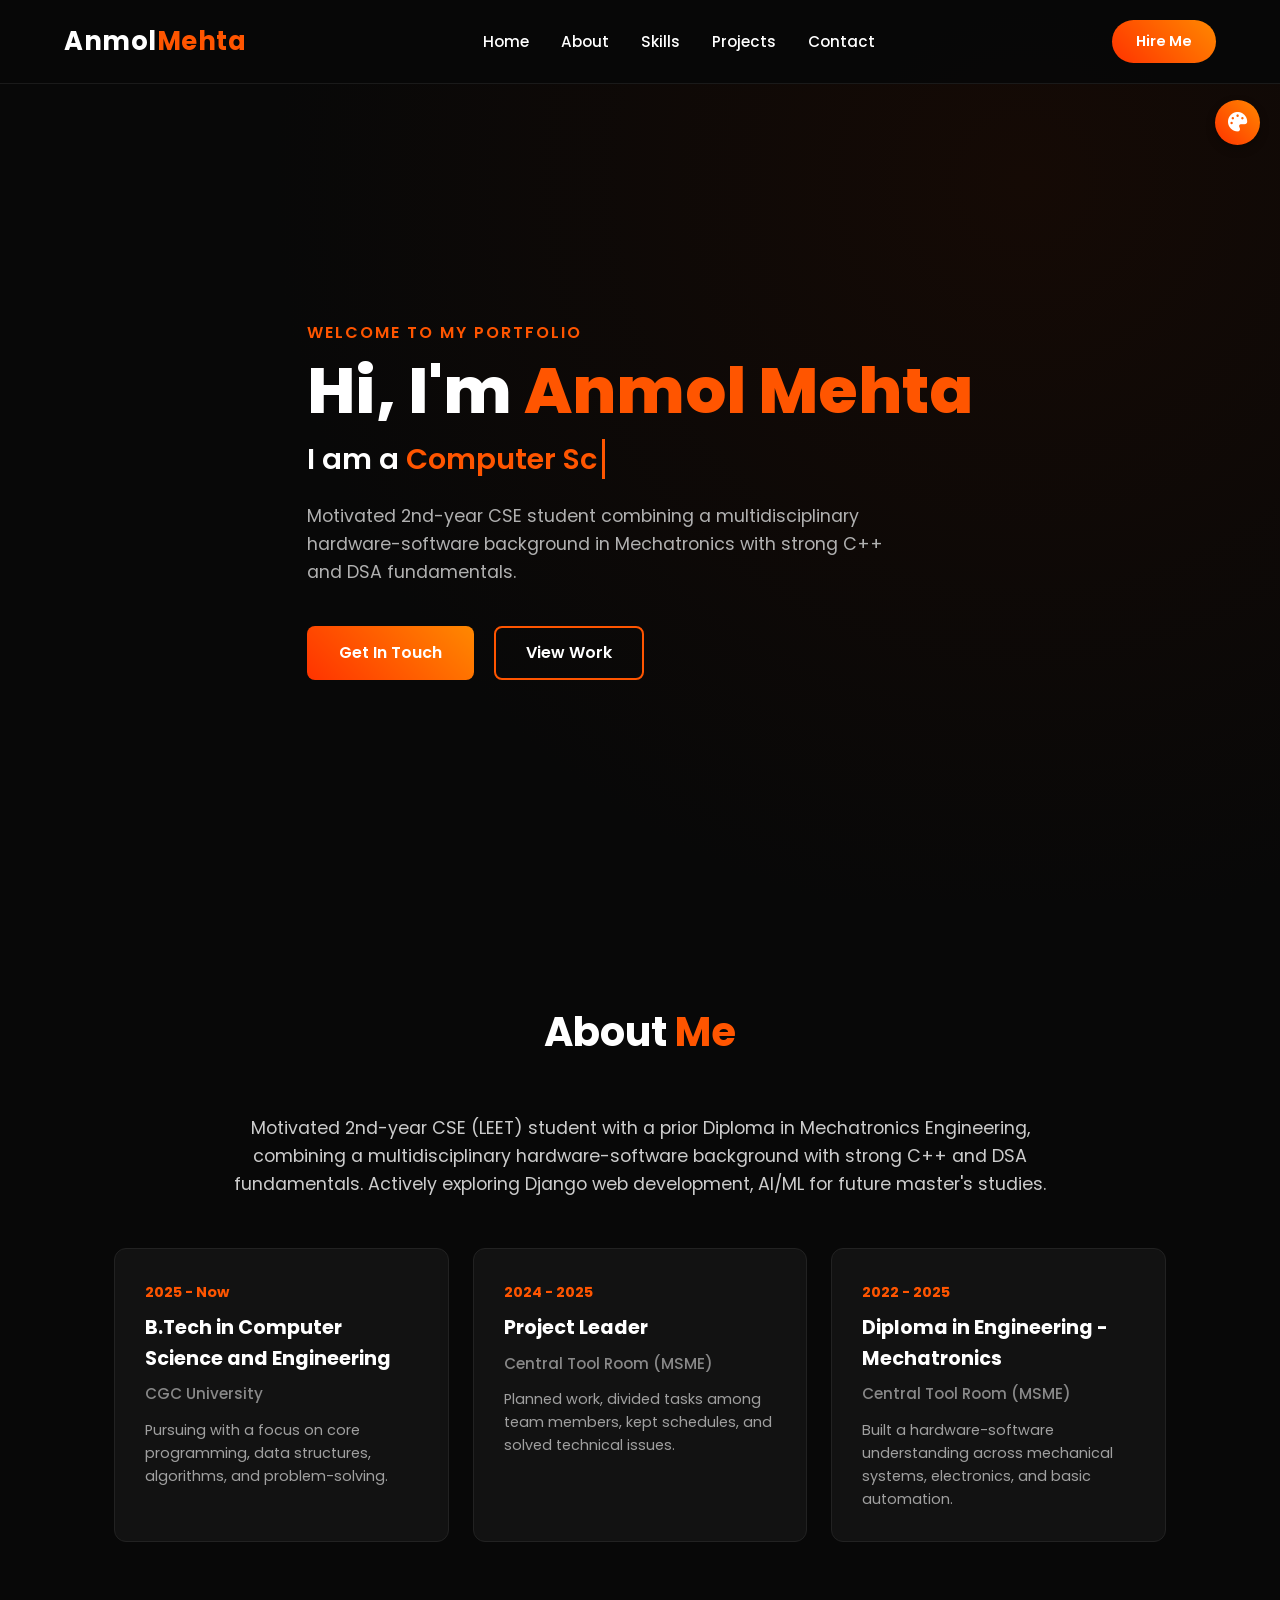
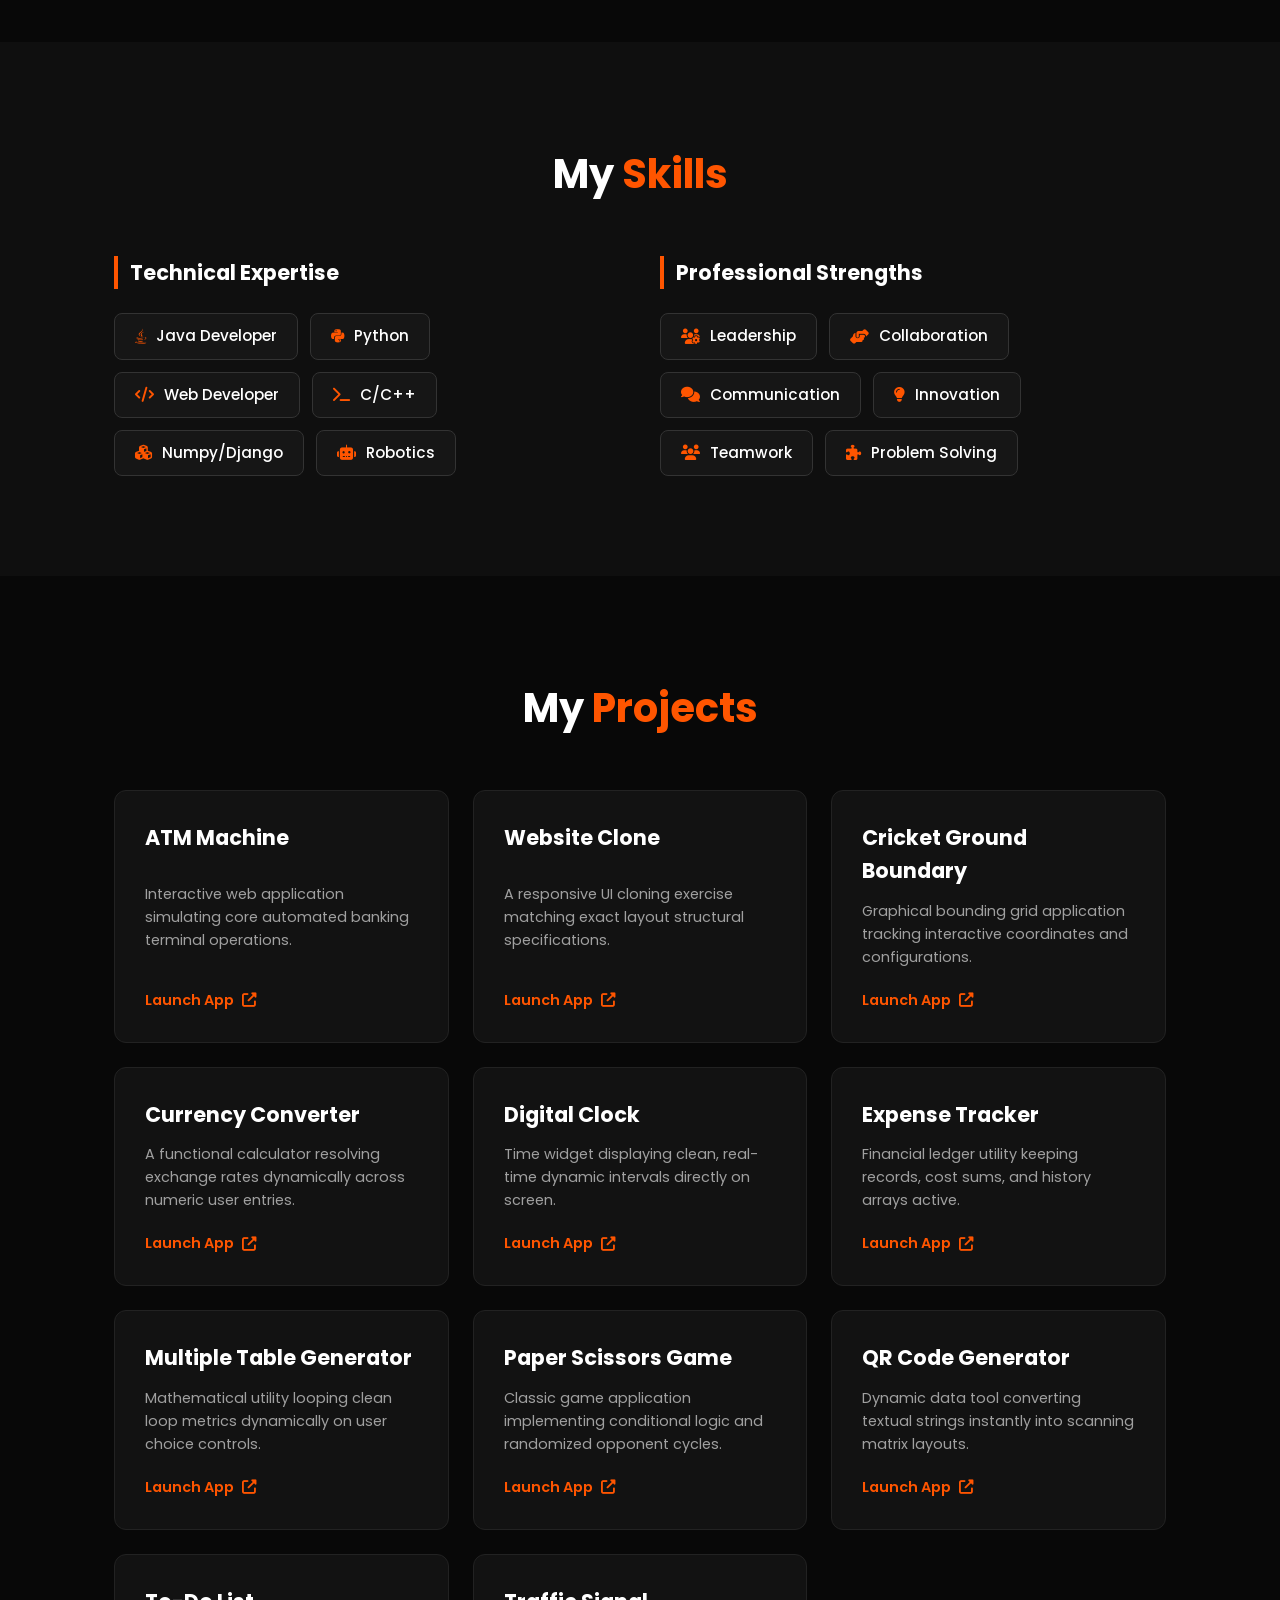
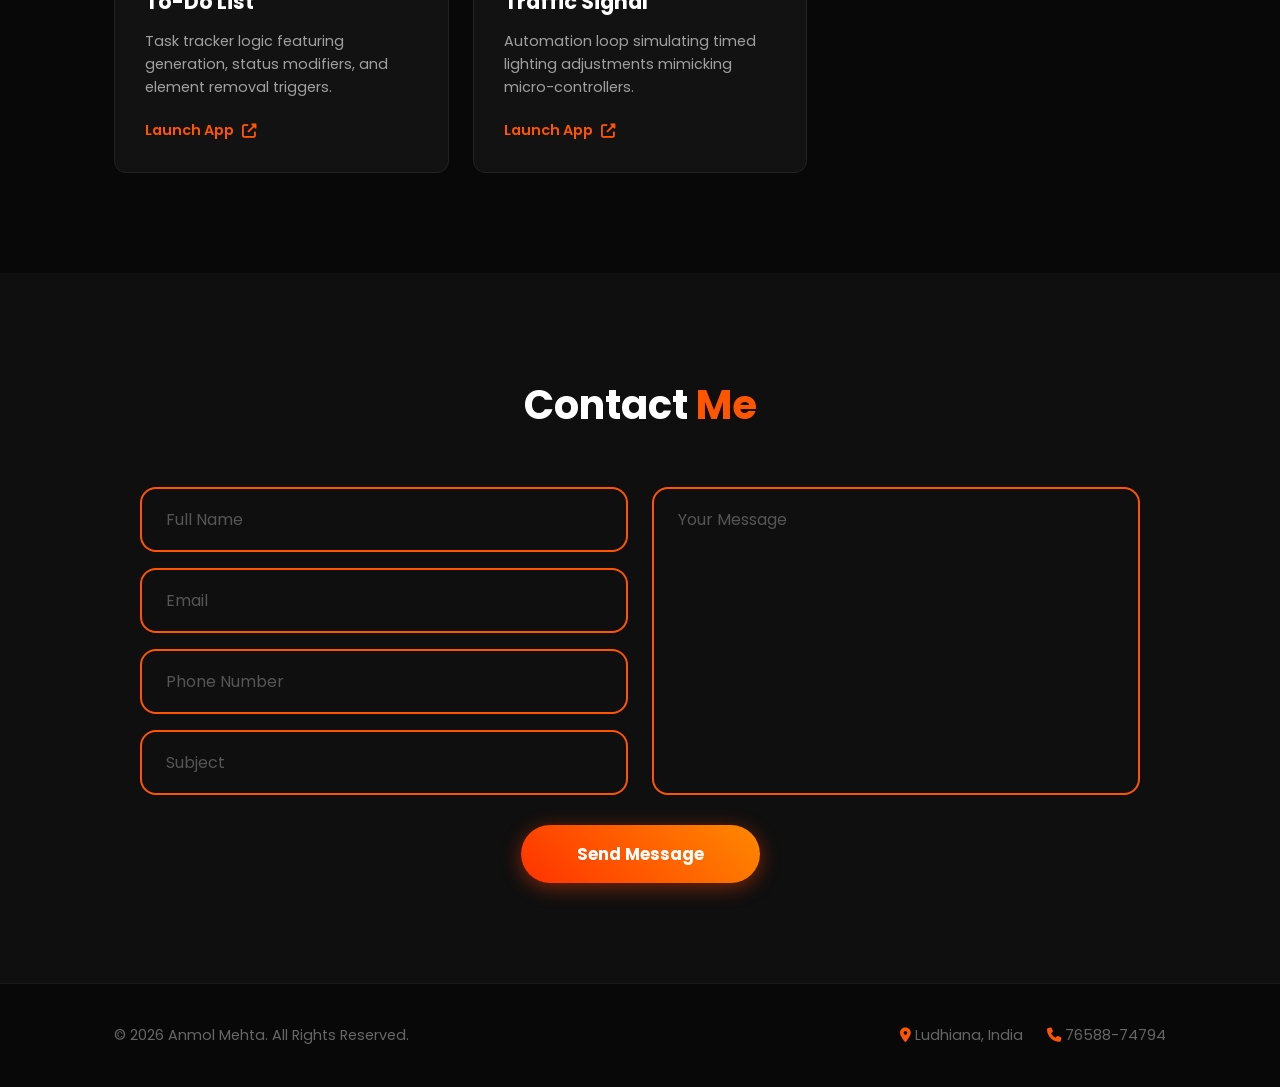
<file: index.html>
<!DOCTYPE html>
<html lang="en">
<head>
    <meta charset="UTF-8">
    <meta name="viewport" content="width=device-width, initial-scale=1.0">
    <title>Anmol Mehta | Portfolio</title>
    <link rel="stylesheet" href="port.css">
    <!-- Font Awesome for Icons -->
    <link rel="stylesheet" href="https://cdnjs.cloudflare.com/ajax/libs/font-awesome/6.4.0/css/all.min.css">
    <!-- Google Fonts -->
    <link href="https://fonts.googleapis.com/css2?family=Poppins:wght@300;400;500;600;700;800&display=swap" rel="stylesheet">
</head>
<body>

    <!-- Advanced Theme Configurator Widget -->
    <div class="theme-configurator">
        <button id="theme-config-btn" aria-label="Toggle Theme Configurator">
            <i class="fas fa-palette"></i>
        </button>
        <div class="theme-menu" id="theme-menu">
            <h4>Select Accent</h4>
            <div class="color-options">
                <!-- Preset High-Contrast Dots -->
                <span class="color-dot active" data-color="#ff5500" style="background-color: #ff5500;"></span>
                <span class="color-dot" data-color="#00d2ff" style="background-color: #00d2ff;"></span>
                <span class="color-dot" data-color="#00ff66" style="background-color: #00ff66;"></span>
                <span class="color-dot" data-color="#bd00ff" style="background-color: #bd00ff;"></span>
                
                <!-- Infinite Custom Color Picker Button Container -->
                <label class="custom-color-picker-wrapper" title="Choose any custom color">
                    <i class="fas fa-plus"></i>
                    <input type="color" id="universal-color-picker" value="#ff5500">
                </label>
            </div>
        </div>
    </div>

    <!-- Header / Navbar Layout -->
    <nav class="navbar">
        <div class="nav-container">
            <div class="logo">Anmol<span class="theme-accent">Mehta</span></div>
            <ul class="nav-links">
                <li><a href="#home">Home</a></li>
                <li><a href="#about">About</a></li>
                <li><a href="#skills">Skills</a></li>
                <li><a href="#projects">Projects</a></li>
                <li><a href="#contact">Contact</a></li>
            </ul>
            <a href="https://mail.google.com/mail/?view=cm&fs=1&to=anmol2105mehta@gmail.com&su=Job%20Opportunity" target="_blank" class="btn-download">Hire Me</a>
        </div>
    </nav>

    <!-- Hero Section -->
    <header id="home" class="hero-section">
        <div class="container hero-content">
            <span class="subtitle theme-accent-text">Welcome to my Portfolio</span>
            <h1>Hi, I'm <span class="theme-accent">Anmol Mehta</span></h1>
            <p class="tagline">I am a <span id="typing-text"></span></p>
            <p class="hero-desc">Motivated 2nd-year CSE student combining a multidisciplinary hardware-software background in Mechatronics with strong C++ and DSA fundamentals.</p>
            <div class="hero-buttons">
                <a href="#contact" class="btn-primary">Get In Touch</a>
                <a href="#projects" class="btn-secondary">View Work</a>
            </div>
        </div>
    </header>

    <!-- About Section -->
    <section id="about" class="section">
        <div class="container">
            <h2 class="section-title">About <span class="theme-accent">Me</span></h2>
            <div class="about-card">
                <p>Motivated 2nd-year CSE (LEET) student with a prior Diploma in Mechatronics Engineering, combining a multidisciplinary hardware-software background with strong C++ and DSA fundamentals. Actively exploring Django web development, AI/ML for future master's studies.</p>
                
                <div class="timeline-container">
                    <div class="timeline-box">
                        <span class="year theme-accent-text">2025 - Now</span>
                        <h3>B.Tech in Computer Science and Engineering</h3>
                        <h4>CGC University</h4>
                        <p>Pursuing with a focus on core programming, data structures, algorithms, and problem-solving.</p>
                    </div>
                    <div class="timeline-box">
                        <span class="year theme-accent-text">2024 - 2025</span>
                        <h3>Project Leader</h3>
                        <h4>Central Tool Room (MSME)</h4>
                        <p>Planned work, divided tasks among team members, kept schedules, and solved technical issues.</p>
                    </div>
                    <div class="timeline-box">
                        <span class="year theme-accent-text">2022 - 2025</span>
                        <h3>Diploma in Engineering - Mechatronics</h3>
                        <h4>Central Tool Room (MSME)</h4>
                        <p>Built a hardware-software understanding across mechanical systems, electronics, and basic automation.</p>
                    </div>
                </div>
            </div>
        </div>
    </section>

    <!-- Skills Section -->
    <section id="skills" class="section bg-alt">
        <div class="container">
            <h2 class="section-title">My <span class="theme-accent">Skills</span></h2>
            <div class="skills-grid">
                <div class="skills-category">
                    <h3>Technical Expertise</h3>
                    <div class="tag-group">
                        <span class="skill-tag"><i class="fab fa-java theme-accent-text"></i> Java Developer</span>
                        <span class="skill-tag"><i class="fab fa-python theme-accent-text"></i> Python</span>
                        <span class="skill-tag"><i class="fas fa-code theme-accent-text"></i> Web Developer</span>
                        <span class="skill-tag"><i class="fas fa-terminal theme-accent-text"></i> C/C++</span>
                        <span class="skill-tag"><i class="fas fa-cubes theme-accent-text"></i> Numpy/Django</span>
                        <span class="skill-tag"><i class="fas fa-robot theme-accent-text"></i> Robotics</span>
                    </div>
                </div>
                <div class="skills-category">
                    <h3>Professional Strengths</h3>
                    <div class="tag-group">
                        <span class="skill-tag alt"><i class="fas fa-users-cog theme-accent-text"></i> Leadership</span>
                        <span class="skill-tag alt"><i class="fas fa-hands-helping theme-accent-text"></i> Collaboration</span>
                        <span class="skill-tag alt"><i class="fas fa-comments theme-accent-text"></i> Communication</span>
                        <span class="skill-tag alt"><i class="fas fa-lightbulb theme-accent-text"></i> Innovation</span>
                        <span class="skill-tag alt"><i class="fas fa-users theme-accent-text"></i> Teamwork</span>
                        <span class="skill-tag alt"><i class="fas fa-puzzle-piece theme-accent-text"></i> Problem Solving</span>
                    </div>
                </div>
            </div>
        </div>
    </section>

    <!-- Projects Section -->
    <section id="projects" class="section">
        <div class="container">
            <h2 class="section-title">My <span class="theme-accent">Projects</span></h2>
            <div class="projects-grid">
                <div class="project-card">
                    <h3>ATM Machine</h3>
                    <p>Interactive web application simulating core automated banking terminal operations.</p>
                    <a href="mini project/ATM Machine.html" target="_blank">Launch App <i class="fas fa-external-link-alt"></i></a>
                </div>
                <div class="project-card">
                    <h3>Website Clone</h3>
                    <p>A responsive UI cloning exercise matching exact layout structural specifications.</p>
                    <a href="mini project/clone_website.html" target="_blank">Launch App <i class="fas fa-external-link-alt"></i></a>
                </div>
                <div class="project-card">
                    <h3>Cricket Ground Boundary</h3>
                    <p>Graphical bounding grid application tracking interactive coordinates and configurations.</p>
                    <a href="mini project/Cricket Ground Boundary.html" target="_blank">Launch App <i class="fas fa-external-link-alt"></i></a>
                </div>
                <div class="project-card">
                    <h3>Currency Converter</h3>
                    <p>A functional calculator resolving exchange rates dynamically across numeric user entries.</p>
                    <a href="mini project/Currency Convertor.html" target="_blank">Launch App <i class="fas fa-external-link-alt"></i></a>
                </div>
                <div class="project-card">
                    <h3>Digital Clock</h3>
                    <p>Time widget displaying clean, real-time dynamic intervals directly on screen.</p>
                    <a href="mini project/Digital Clock.html" target="_blank">Launch App <i class="fas fa-external-link-alt"></i></a>
                </div>
                <div class="project-card">
                    <h3>Expense Tracker</h3>
                    <p>Financial ledger utility keeping records, cost sums, and history arrays active.</p>
                    <a href="mini project/Expense Tracker.html" target="_blank">Launch App <i class="fas fa-external-link-alt"></i></a>
                </div>
                <div class="project-card">
                    <h3>Multiple Table Generator</h3>
                    <p>Mathematical utility looping clean loop metrics dynamically on user choice controls.</p>
                    <a href="mini project/Multiple Table Generator.html" target="_blank">Launch App <i class="fas fa-external-link-alt"></i></a>
                </div>
                <div class="project-card">
                    <h3>Paper Scissors Game</h3>
                    <p>Classic game application implementing conditional logic and randomized opponent cycles.</p>
                    <a href="mini project/Paper_Scissors.html" target="_blank">Launch App <i class="fas fa-external-link-alt"></i></a>
                </div>
                <div class="project-card">
                    <h3>QR Code Generator</h3>
                    <p>Dynamic data tool converting textual strings instantly into scanning matrix layouts.</p>
                    <a href="mini project/QR Code Generator.html" target="_blank">Launch App <i class="fas fa-external-link-alt"></i></a>
                </div>
                <div class="project-card">
                    <h3>To-Do List</h3>
                    <p>Task tracker logic featuring generation, status modifiers, and element removal triggers.</p>
                    <a href="mini project/to-list.html" target="_blank">Launch App <i class="fas fa-external-link-alt"></i></a>
                </div>
                <div class="project-card">
                    <h3>Traffic Signal</h3>
                    <p>Automation loop simulating timed lighting adjustments mimicking micro-controllers.</p>
                    <a href="mini project/Traffic Signal.html" target="_blank">Launch App <i class="fas fa-external-link-alt"></i></a>
                </div>
            </div>
        </div>
    </section>

    <!-- Contact Form Section matching Screenshot 2026-07-04 151740.png -->
    <section id="contact" class="section bg-alt contact-section">
        <div class="container">
            <h2 class="section-title">Contact <span class="theme-accent">Me</span></h2>
            <form class="contact-form">
                <div class="form-row">
                    <div class="form-col text-inputs-col">
                        <input type="text" placeholder="Full Name" required>
                        <input type="email" placeholder="Email" required>
                        <input type="tel" placeholder="Phone Number" required>
                        <input type="text" placeholder="Subject" required>
                    </div>
                    <div class="form-col message-textarea-col">
                        <textarea placeholder="Your Message" required></textarea>
                    </div>
                </div>
                <div class="form-submit-row">
                    <button type="submit" class="btn-submit">Send Message</button>
                </div>
            </form>
        </div>
    </section>

    <footer>
        <div class="container footer-content">
            <p>&copy; 2026 Anmol Mehta. All Rights Reserved.</p>
            <div class="contact-meta">
                <span><i class="fas fa-map-marker-alt theme-accent-text"></i> Ludhiana, India</span>
                <span><i class="fas fa-phone theme-accent-text"></i> 76588-74794</span>
            </div>
        </div>
    </footer>

    <script src="port.js"></script>
</body>
</html>
</file>
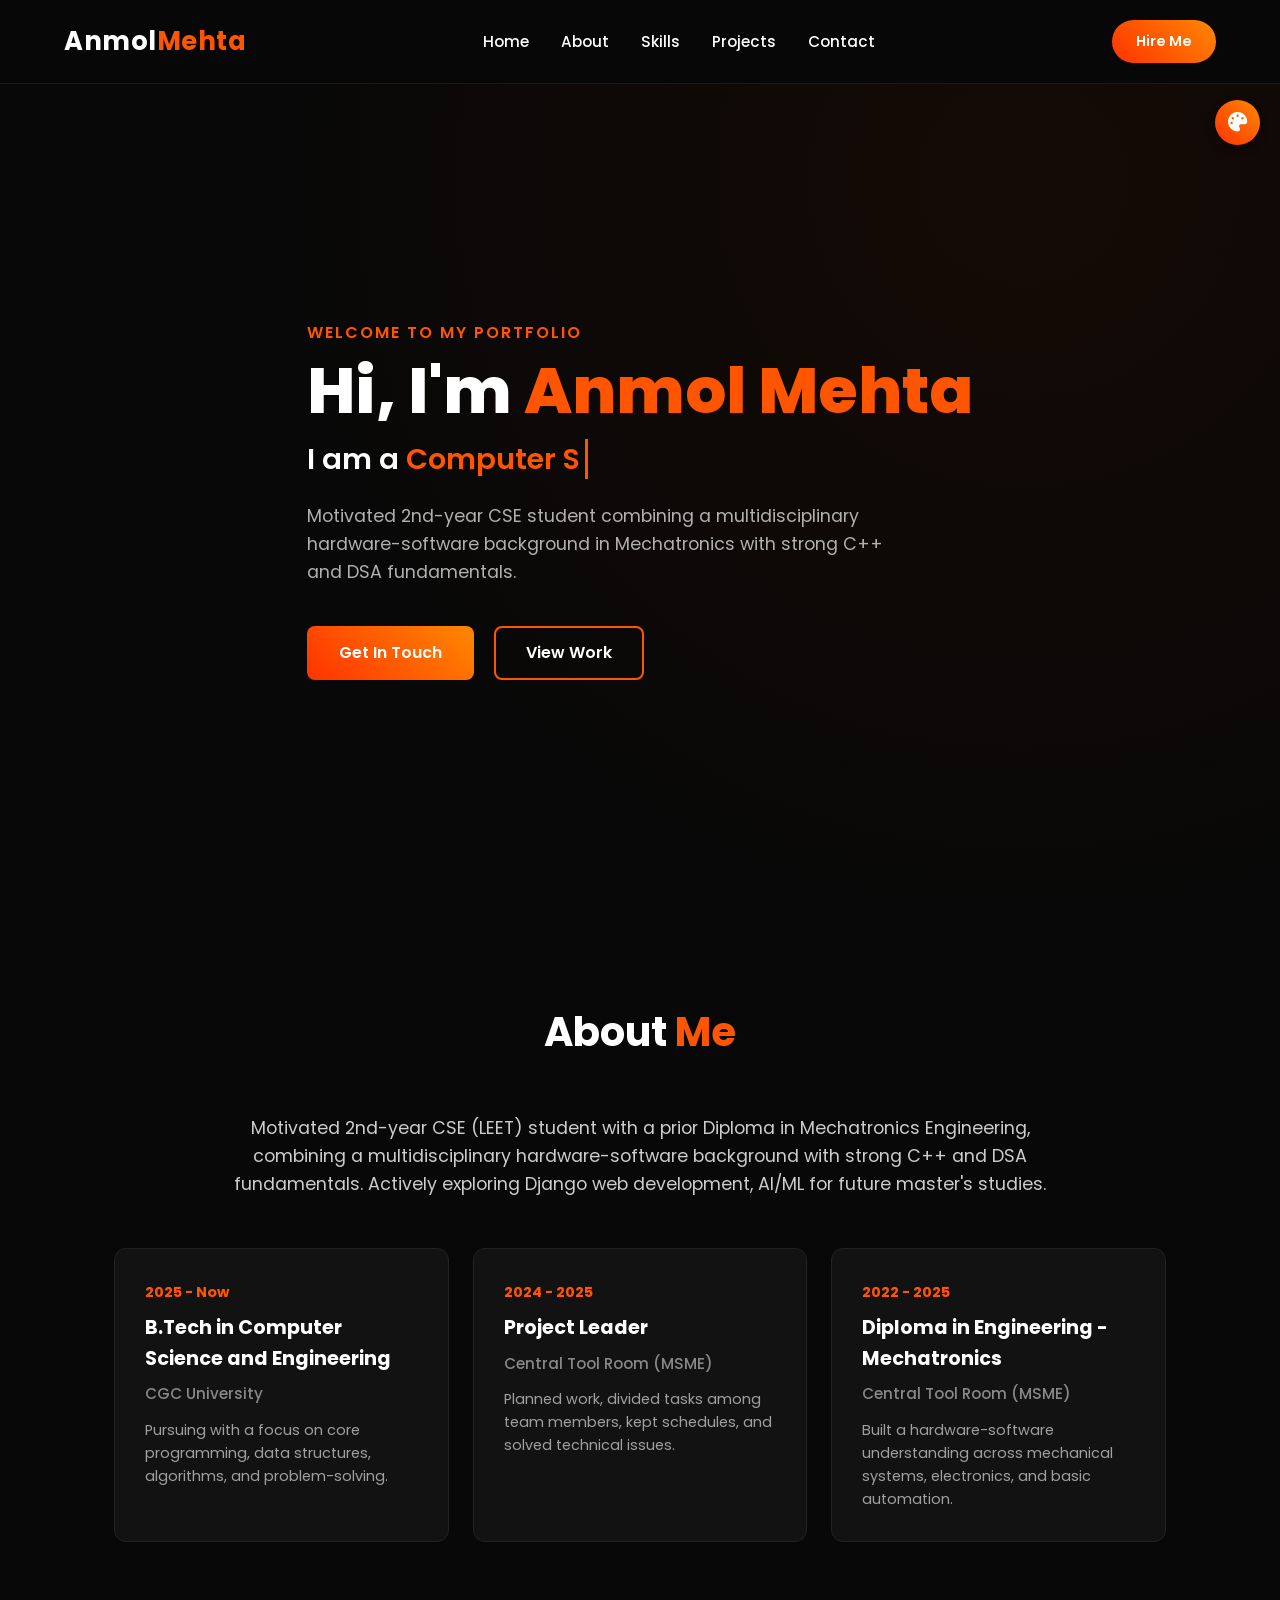
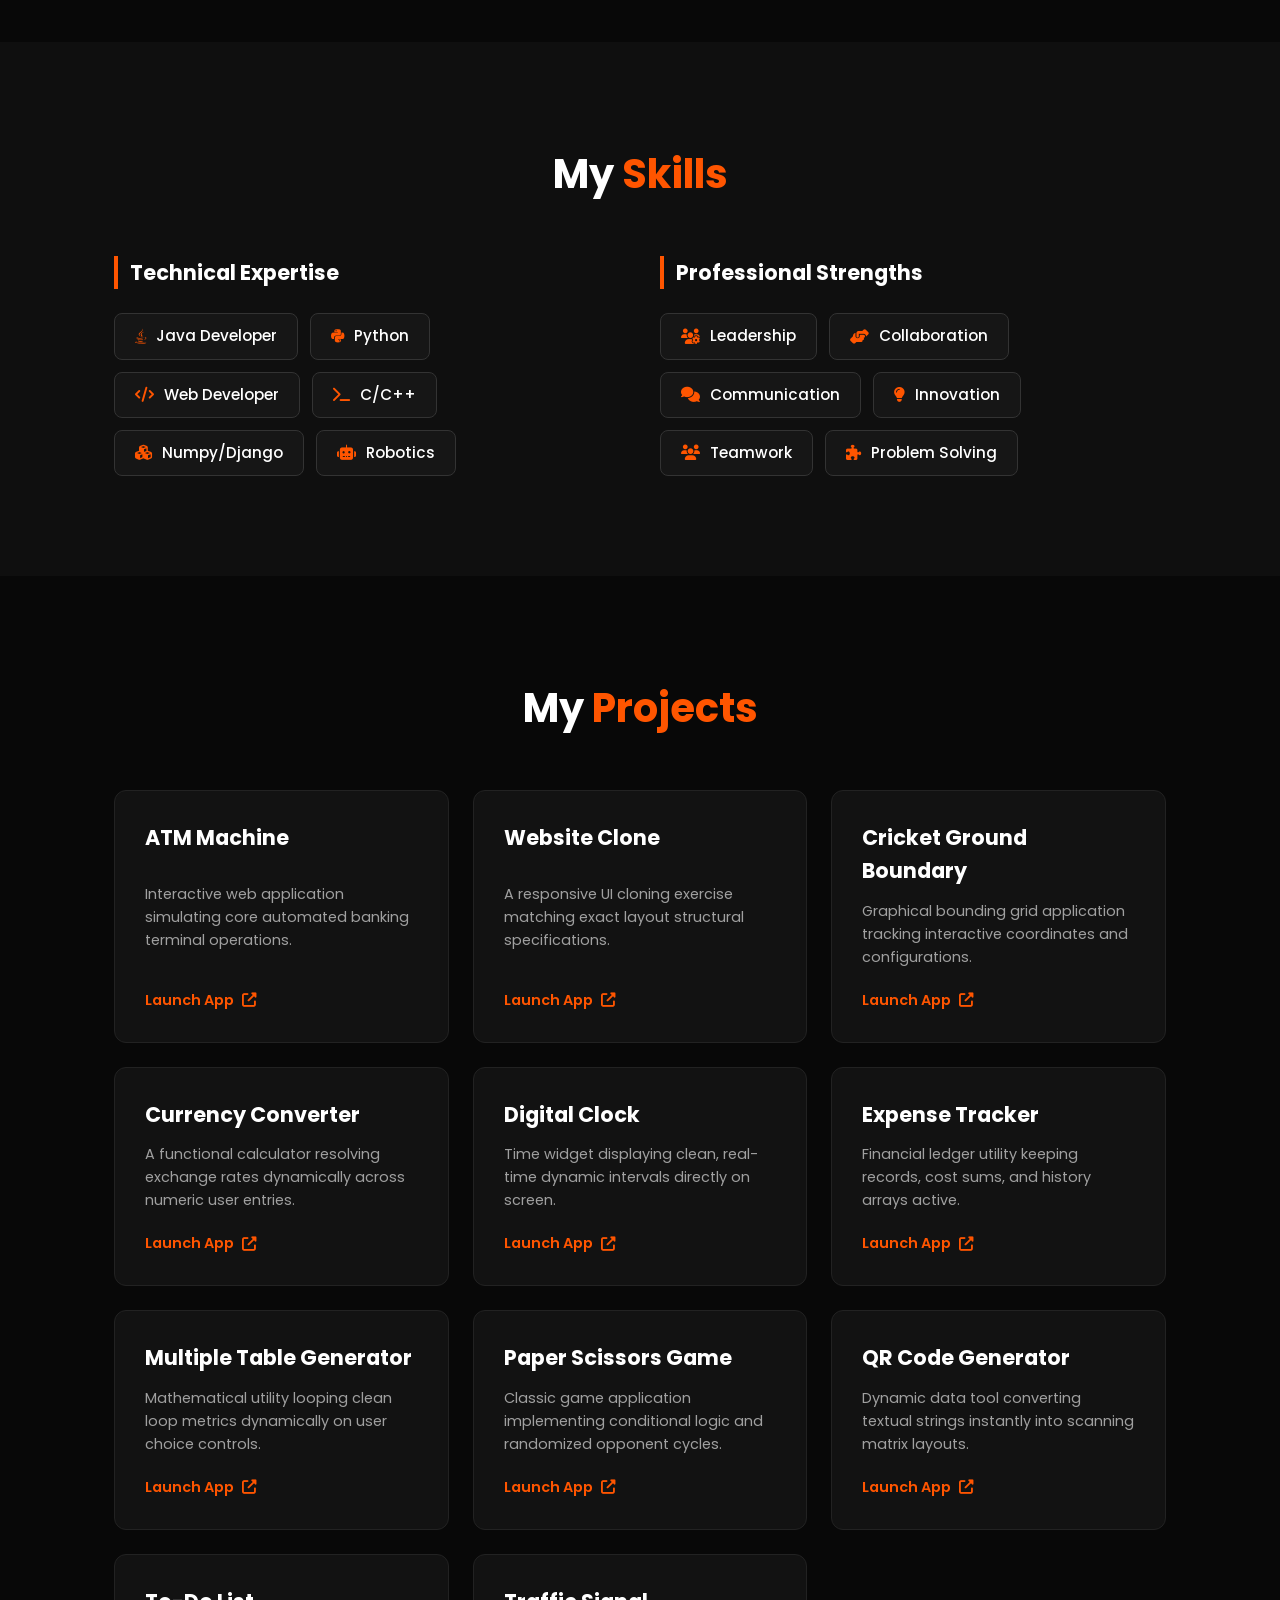
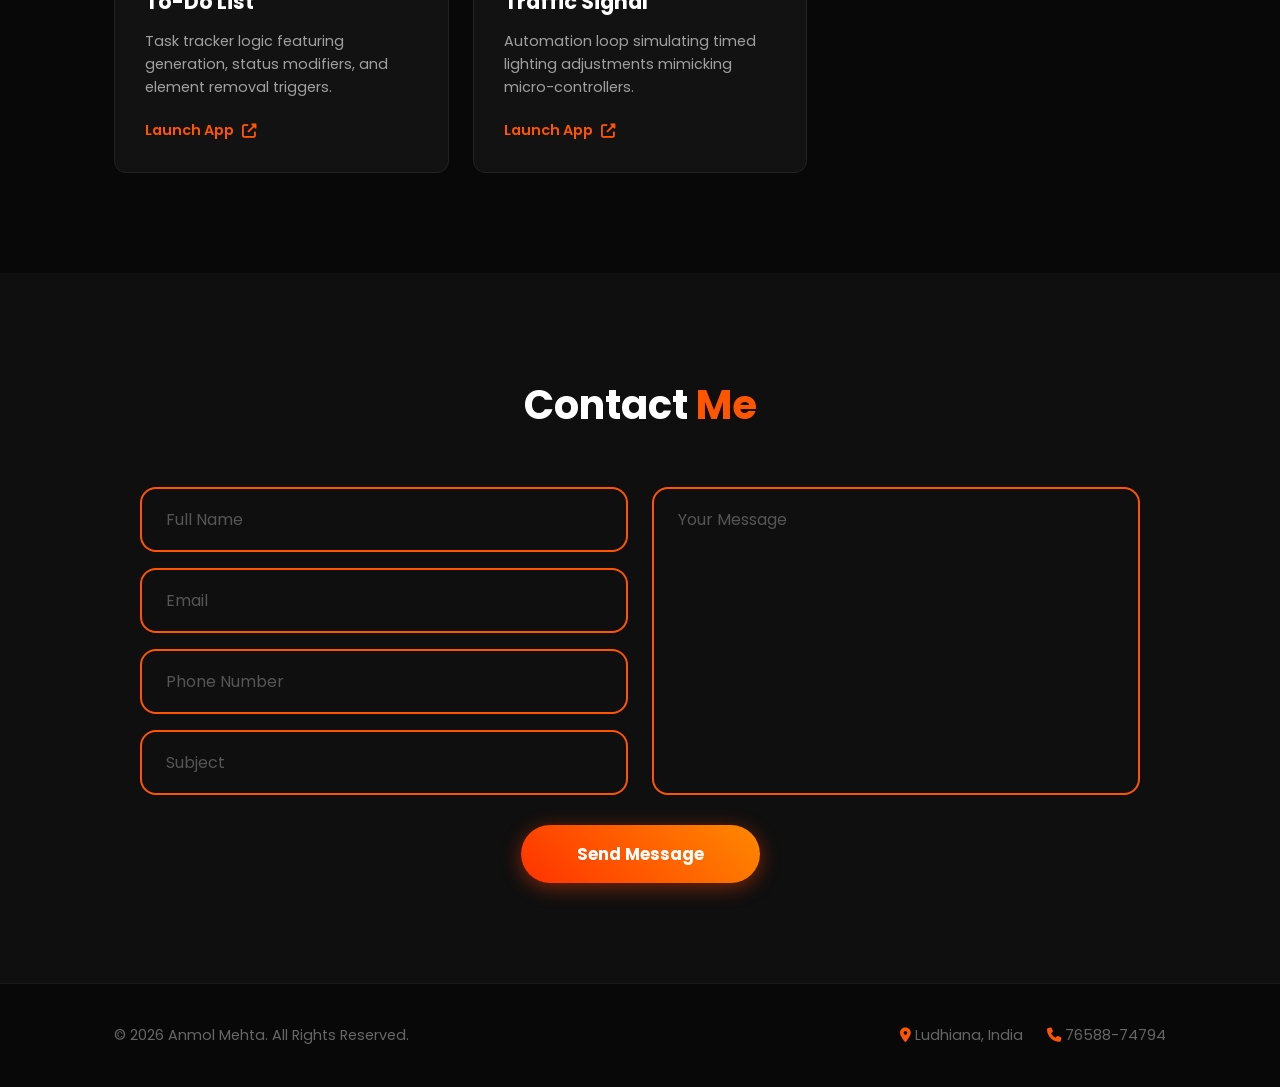
<file: port.html>
<!DOCTYPE html>
<html lang="en">
<head>
    <meta charset="UTF-8">
    <meta name="viewport" content="width=device-width, initial-scale=1.0">
    <title>Anmol Mehta | Portfolio</title>
    <link rel="stylesheet" href="port.css">
    <!-- Font Awesome for Icons -->
    <link rel="stylesheet" href="https://cdnjs.cloudflare.com/ajax/libs/font-awesome/6.4.0/css/all.min.css">
    <!-- Google Fonts -->
    <link href="https://fonts.googleapis.com/css2?family=Poppins:wght@300;400;500;600;700;800&display=swap" rel="stylesheet">
</head>
<body>

    <!-- Advanced Theme Configurator Widget -->
    <div class="theme-configurator">
        <button id="theme-config-btn" aria-label="Toggle Theme Configurator">
            <i class="fas fa-palette"></i>
        </button>
        <div class="theme-menu" id="theme-menu">
            <h4>Select Accent</h4>
            <div class="color-options">
                <!-- Preset High-Contrast Dots -->
                <span class="color-dot active" data-color="#ff5500" style="background-color: #ff5500;"></span>
                <span class="color-dot" data-color="#00d2ff" style="background-color: #00d2ff;"></span>
                <span class="color-dot" data-color="#00ff66" style="background-color: #00ff66;"></span>
                <span class="color-dot" data-color="#bd00ff" style="background-color: #bd00ff;"></span>
                
                <!-- Infinite Custom Color Picker Button Container -->
                <label class="custom-color-picker-wrapper" title="Choose any custom color">
                    <i class="fas fa-plus"></i>
                    <input type="color" id="universal-color-picker" value="#ff5500">
                </label>
            </div>
        </div>
    </div>

    <!-- Header / Navbar Layout -->
    <nav class="navbar">
        <div class="nav-container">
            <div class="logo">Anmol<span class="theme-accent">Mehta</span></div>
            <ul class="nav-links">
                <li><a href="#home">Home</a></li>
                <li><a href="#about">About</a></li>
                <li><a href="#skills">Skills</a></li>
                <li><a href="#projects">Projects</a></li>
                <li><a href="#contact">Contact</a></li>
            </ul>
            <a href="https://mail.google.com/mail/?view=cm&fs=1&to=anmol2105mehta@gmail.com&su=Job%20Opportunity" target="_blank" class="btn-download">Hire Me</a>
        </div>
    </nav>

    <!-- Hero Section -->
    <header id="home" class="hero-section">
        <div class="container hero-content">
            <span class="subtitle theme-accent-text">Welcome to my Portfolio</span>
            <h1>Hi, I'm <span class="theme-accent">Anmol Mehta</span></h1>
            <p class="tagline">I am a <span id="typing-text"></span></p>
            <p class="hero-desc">Motivated 2nd-year CSE student combining a multidisciplinary hardware-software background in Mechatronics with strong C++ and DSA fundamentals.</p>
            <div class="hero-buttons">
                <a href="#contact" class="btn-primary">Get In Touch</a>
                <a href="#projects" class="btn-secondary">View Work</a>
            </div>
        </div>
    </header>

    <!-- About Section -->
    <section id="about" class="section">
        <div class="container">
            <h2 class="section-title">About <span class="theme-accent">Me</span></h2>
            <div class="about-card">
                <p>Motivated 2nd-year CSE (LEET) student with a prior Diploma in Mechatronics Engineering, combining a multidisciplinary hardware-software background with strong C++ and DSA fundamentals. Actively exploring Django web development, AI/ML for future master's studies.</p>
                
                <div class="timeline-container">
                    <div class="timeline-box">
                        <span class="year theme-accent-text">2025 - Now</span>
                        <h3>B.Tech in Computer Science and Engineering</h3>
                        <h4>CGC University</h4>
                        <p>Pursuing with a focus on core programming, data structures, algorithms, and problem-solving.</p>
                    </div>
                    <div class="timeline-box">
                        <span class="year theme-accent-text">2024 - 2025</span>
                        <h3>Project Leader</h3>
                        <h4>Central Tool Room (MSME)</h4>
                        <p>Planned work, divided tasks among team members, kept schedules, and solved technical issues.</p>
                    </div>
                    <div class="timeline-box">
                        <span class="year theme-accent-text">2022 - 2025</span>
                        <h3>Diploma in Engineering - Mechatronics</h3>
                        <h4>Central Tool Room (MSME)</h4>
                        <p>Built a hardware-software understanding across mechanical systems, electronics, and basic automation.</p>
                    </div>
                </div>
            </div>
        </div>
    </section>

    <!-- Skills Section -->
    <section id="skills" class="section bg-alt">
        <div class="container">
            <h2 class="section-title">My <span class="theme-accent">Skills</span></h2>
            <div class="skills-grid">
                <div class="skills-category">
                    <h3>Technical Expertise</h3>
                    <div class="tag-group">
                        <span class="skill-tag"><i class="fab fa-java theme-accent-text"></i> Java Developer</span>
                        <span class="skill-tag"><i class="fab fa-python theme-accent-text"></i> Python</span>
                        <span class="skill-tag"><i class="fas fa-code theme-accent-text"></i> Web Developer</span>
                        <span class="skill-tag"><i class="fas fa-terminal theme-accent-text"></i> C/C++</span>
                        <span class="skill-tag"><i class="fas fa-cubes theme-accent-text"></i> Numpy/Django</span>
                        <span class="skill-tag"><i class="fas fa-robot theme-accent-text"></i> Robotics</span>
                    </div>
                </div>
                <div class="skills-category">
                    <h3>Professional Strengths</h3>
                    <div class="tag-group">
                        <span class="skill-tag alt"><i class="fas fa-users-cog theme-accent-text"></i> Leadership</span>
                        <span class="skill-tag alt"><i class="fas fa-hands-helping theme-accent-text"></i> Collaboration</span>
                        <span class="skill-tag alt"><i class="fas fa-comments theme-accent-text"></i> Communication</span>
                        <span class="skill-tag alt"><i class="fas fa-lightbulb theme-accent-text"></i> Innovation</span>
                        <span class="skill-tag alt"><i class="fas fa-users theme-accent-text"></i> Teamwork</span>
                        <span class="skill-tag alt"><i class="fas fa-puzzle-piece theme-accent-text"></i> Problem Solving</span>
                    </div>
                </div>
            </div>
        </div>
    </section>

    <!-- Projects Section -->
    <section id="projects" class="section">
        <div class="container">
            <h2 class="section-title">My <span class="theme-accent">Projects</span></h2>
            <div class="projects-grid">
                <div class="project-card">
                    <h3>ATM Machine</h3>
                    <p>Interactive web application simulating core automated banking terminal operations.</p>
                    <a href="mini project/ATM Machine.html" target="_blank">Launch App <i class="fas fa-external-link-alt"></i></a>
                </div>
                <div class="project-card">
                    <h3>Website Clone</h3>
                    <p>A responsive UI cloning exercise matching exact layout structural specifications.</p>
                    <a href="mini project/clone_website.html" target="_blank">Launch App <i class="fas fa-external-link-alt"></i></a>
                </div>
                <div class="project-card">
                    <h3>Cricket Ground Boundary</h3>
                    <p>Graphical bounding grid application tracking interactive coordinates and configurations.</p>
                    <a href="mini project/Cricket Ground Boundary.html" target="_blank">Launch App <i class="fas fa-external-link-alt"></i></a>
                </div>
                <div class="project-card">
                    <h3>Currency Converter</h3>
                    <p>A functional calculator resolving exchange rates dynamically across numeric user entries.</p>
                    <a href="mini project/Currency Convertor.html" target="_blank">Launch App <i class="fas fa-external-link-alt"></i></a>
                </div>
                <div class="project-card">
                    <h3>Digital Clock</h3>
                    <p>Time widget displaying clean, real-time dynamic intervals directly on screen.</p>
                    <a href="mini project/Digital Clock.html" target="_blank">Launch App <i class="fas fa-external-link-alt"></i></a>
                </div>
                <div class="project-card">
                    <h3>Expense Tracker</h3>
                    <p>Financial ledger utility keeping records, cost sums, and history arrays active.</p>
                    <a href="mini project/Expense Tracker.html" target="_blank">Launch App <i class="fas fa-external-link-alt"></i></a>
                </div>
                <div class="project-card">
                    <h3>Multiple Table Generator</h3>
                    <p>Mathematical utility looping clean loop metrics dynamically on user choice controls.</p>
                    <a href="mini project/Multiple Table Generator.html" target="_blank">Launch App <i class="fas fa-external-link-alt"></i></a>
                </div>
                <div class="project-card">
                    <h3>Paper Scissors Game</h3>
                    <p>Classic game application implementing conditional logic and randomized opponent cycles.</p>
                    <a href="mini project/Paper_Scissors.html" target="_blank">Launch App <i class="fas fa-external-link-alt"></i></a>
                </div>
                <div class="project-card">
                    <h3>QR Code Generator</h3>
                    <p>Dynamic data tool converting textual strings instantly into scanning matrix layouts.</p>
                    <a href="mini project/QR Code Generator.html" target="_blank">Launch App <i class="fas fa-external-link-alt"></i></a>
                </div>
                <div class="project-card">
                    <h3>To-Do List</h3>
                    <p>Task tracker logic featuring generation, status modifiers, and element removal triggers.</p>
                    <a href="mini project/to-list.html" target="_blank">Launch App <i class="fas fa-external-link-alt"></i></a>
                </div>
                <div class="project-card">
                    <h3>Traffic Signal</h3>
                    <p>Automation loop simulating timed lighting adjustments mimicking micro-controllers.</p>
                    <a href="mini project/Traffic Signal.html" target="_blank">Launch App <i class="fas fa-external-link-alt"></i></a>
                </div>
            </div>
        </div>
    </section>

    <!-- Contact Form Section matching Screenshot 2026-07-04 151740.png -->
    <section id="contact" class="section bg-alt contact-section">
        <div class="container">
            <h2 class="section-title">Contact <span class="theme-accent">Me</span></h2>
            <form class="contact-form">
                <div class="form-row">
                    <div class="form-col text-inputs-col">
                        <input type="text" placeholder="Full Name" required>
                        <input type="email" placeholder="Email" required>
                        <input type="tel" placeholder="Phone Number" required>
                        <input type="text" placeholder="Subject" required>
                    </div>
                    <div class="form-col message-textarea-col">
                        <textarea placeholder="Your Message" required></textarea>
                    </div>
                </div>
                <div class="form-submit-row">
                    <button type="submit" class="btn-submit">Send Message</button>
                </div>
            </form>
        </div>
    </section>

    <footer>
        <div class="container footer-content">
            <p>&copy; 2026 Anmol Mehta. All Rights Reserved.</p>
            <div class="contact-meta">
                <span><i class="fas fa-map-marker-alt theme-accent-text"></i> Ludhiana, India</span>
                <span><i class="fas fa-phone theme-accent-text"></i> 76588-74794</span>
            </div>
        </div>
    </footer>

    <script src="port.js"></script>
</body>
</html>
</file>
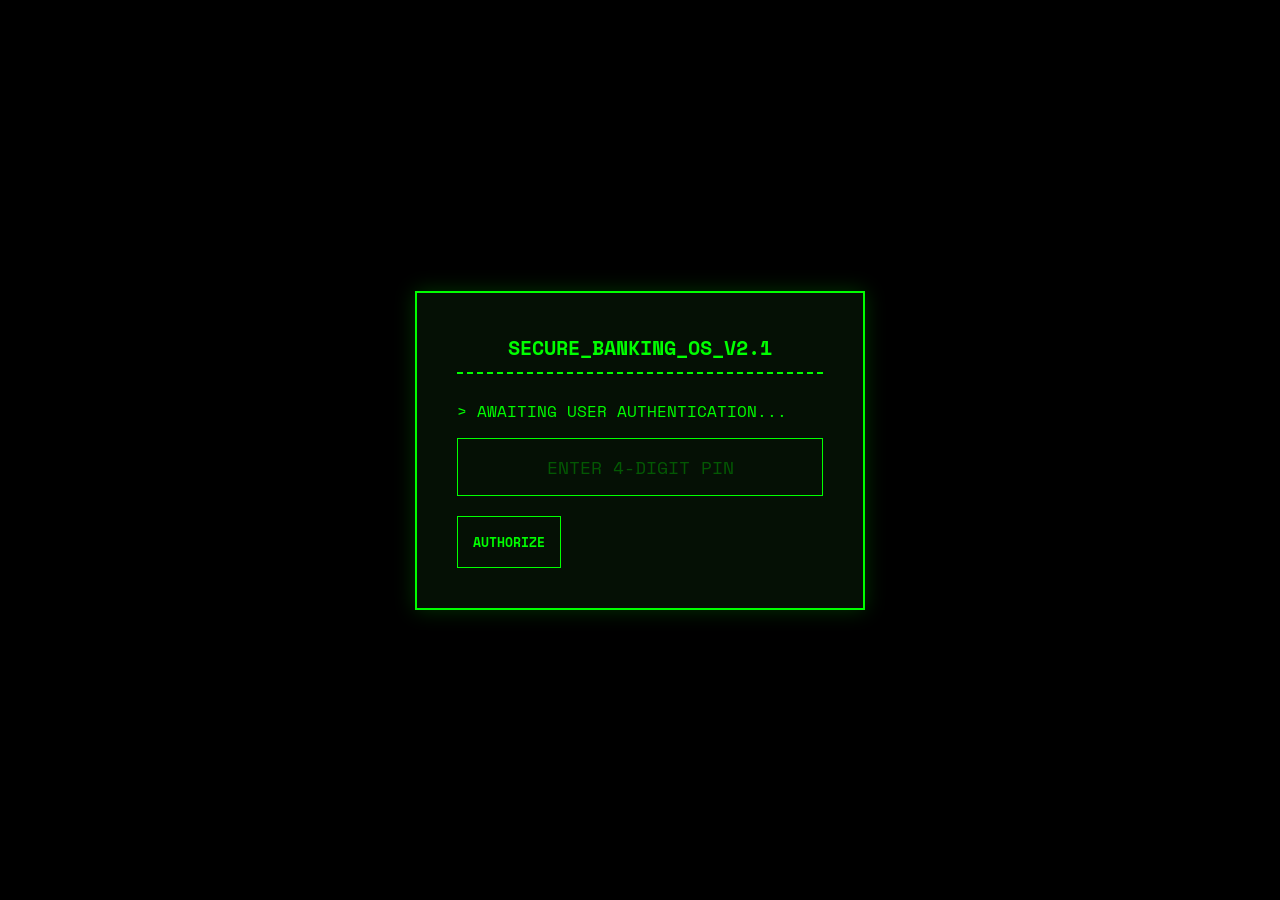
<file: mini project/ATM Machine.html>
<!DOCTYPE html>
<html lang="en">
<head>
    <meta charset="UTF-8">
    <meta name="viewport" content="width=device-width, initial-scale=1.0">
    <title>Secure ATM Terminal</title>
    <style>
        @import url('https://fonts.googleapis.com/css2?family=Space+Mono:wght@400;700&display=swap');
        * { margin: 0; padding: 0; box-sizing: border-box; font-family: 'Space Mono', monospace; }
        body { background: #000; color: #0f0; display: flex; align-items: center; justify-content: center; height: 100vh; }
        .terminal { background: #051005; border: 2px solid #0f0; width: 450px; padding: 40px; box-shadow: 0 0 20px rgba(0, 255, 0, 0.2); }
        h2 { text-align: center; border-bottom: 2px dashed #0f0; padding-bottom: 10px; margin-bottom: 25px; font-size: 20px; }
        p { margin-bottom: 15px; }
        input { width: 100%; background: transparent; border: 1px solid #0f0; color: #0f0; padding: 15px; font-size: 18px; outline: none; margin-bottom: 20px; text-align: center; }
        input::placeholder { color: rgba(0,255,0,0.3); }
        .btn-group { display: flex; gap: 15px; }
        button { flex: 1; background: transparent; border: 1px solid #0f0; color: #0f0; padding: 15px; font-weight: 700; cursor: pointer; transition: 0.2s; text-transform: uppercase; }
        button:hover { background: #0f0; color: #000; }
        .hidden { display: none; }
        .balance-box { font-size: 32px; text-align: center; margin: 30px 0; font-weight: 700; text-shadow: 0 0 10px rgba(0,255,0,0.5); }
    </style>
</head>
<body>
    <div class="terminal">
        <h2>SECURE_BANKING_OS_V2.1</h2>
        <div id="authPanel">
            <p>> AWAITING USER AUTHENTICATION...</p>
            <input type="password" id="pin" placeholder="ENTER 4-DIGIT PIN" maxlength="4">
            <button onclick="login()">AUTHORIZE</button>
        </div>
        <div id="dashboard" class="hidden">
            <p>> AUTHENTICATION SUCCESSFUL</p>
            <div class="balance-box">BAL: $<span id="bal">1500.00</span></div>
            <input type="number" id="amt" placeholder="ENTER AMOUNT">
            <div class="btn-group">
                <button onclick="transact('D')">DEPOSIT</button>
                <button onclick="transact('W')">WITHDRAW</button>
            </div>
        </div>
    </div>
    <script>
        let bal = 1500.00;
        function login() {
            if(document.getElementById('pin').value === '1234') {
                document.getElementById('authPanel').classList.add('hidden');
                document.getElementById('dashboard').classList.remove('hidden');
            } else { alert("ACCESS DENIED: INCORRECT PIN"); }
        }
        function transact(type) {
            const val = parseFloat(document.getElementById('amt').value);
            if(isNaN(val) || val <= 0) return alert("ERROR: INVALID AMOUNT");
            if(type === 'W' && val > bal) return alert("ERROR: INSUFFICIENT FUNDS");
            bal = type === 'D' ? bal + val : bal - val;
            document.getElementById('bal').innerText = bal.toFixed(2);
            document.getElementById('amt').value = '';
        }
    </script>
</body>
</html>
</file>
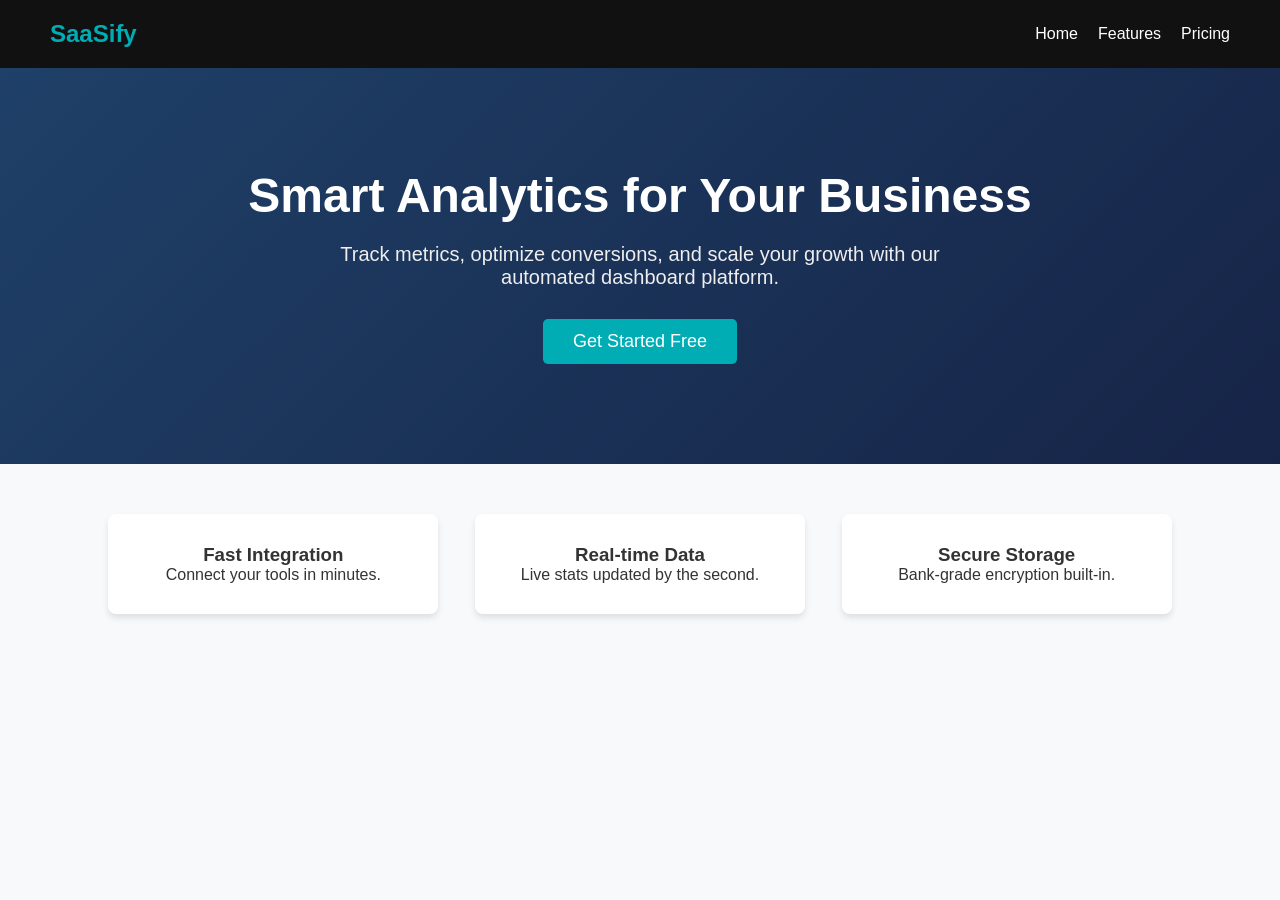
<file: mini project/clone_website.html>
<!DOCTYPE html>
<html lang="en">
<head>
    <meta charset="UTF-8">
    <meta name="viewport" content="width=device-width, initial-scale=1.0">
    <title>Cloned Premium Landing Page</title>
    <style>
        * { margin: 0; padding: 0; box-sizing: border-box; font-family: 'Segoe UI', Tahoma, Geneva, Verdana, sans-serif; }
        body { background-color: #f8f9fa; color: #333; }
        header { background: #111; color: white; padding: 20px 50px; display: flex; justify-content: space-between; align-items: center; }
        .logo { font-size: 24px; font-weight: bold; color: #00adb5; }
        nav a { color: white; margin-left: 20px; text-decoration: none; }
        .hero { display: flex; flex-direction: column; align-items: center; justify-content: center; text-align: center; padding: 100px 20px; background: linear-gradient(135deg, #1f4068, #162447); color: white; }
        .hero h1 { font-size: 48px; margin-bottom: 20px; }
        .hero p { font-size: 20px; margin-bottom: 30px; max-width: 600px; color: #eee; }
        .btn { background: #00adb5; color: white; padding: 12px 30px; border: none; border-radius: 5px; font-size: 18px; cursor: pointer; text-decoration: none; transition: 0.3s; }
        .btn:hover { background: #008087; }
        .features { display: flex; justify-content: space-around; padding: 50px; max-width: 1200px; margin: 0 auto; }
        .card { background: white; padding: 30px; border-radius: 8px; box-shadow: 0 4px 6px rgba(0,0,0,0.1); width: 30%; text-align: center; }
    </style>
</head>
<body>
    <header>
        <div class="logo">SaaSify</div>
        <nav><a href="#">Home</a><a href="#">Features</a><a href="#">Pricing</a></nav>
    </header>
    <section class="hero">
        <h1>Smart Analytics for Your Business</h1>
        <p>Track metrics, optimize conversions, and scale your growth with our automated dashboard platform.</p>
        <button class="btn" onclick="alert('Thank you for your interest!')">Get Started Free</button>
    </section>
    <section class="features">
        <div class="card"><h3>Fast Integration</h3><p>Connect your tools in minutes.</p></div>
        <div class="card"><h3>Real-time Data</h3><p>Live stats updated by the second.</p></div>
        <div class="card"><h3>Secure Storage</h3><p>Bank-grade encryption built-in.</p></div>
    </section>
</body>
</html>
</file>
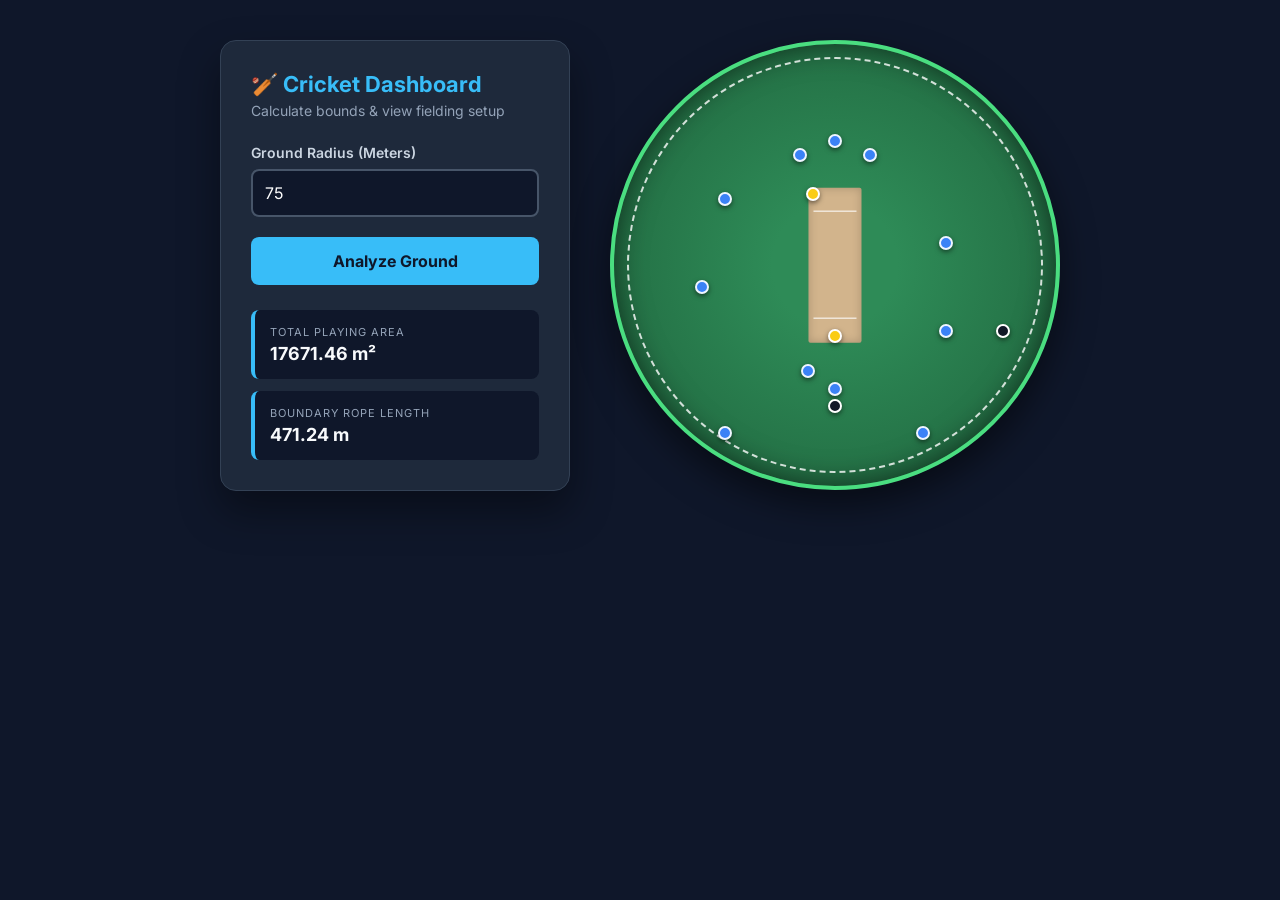
<file: mini project/Cricket Ground Boundary.html>
<!DOCTYPE html>
<html lang="en">
<head>
    <meta charset="UTF-8">
    <meta name="viewport" content="width=device-width, initial-scale=1.0">
    <title>Visual Cricket Ground & Boundary Calculator</title>
    <style>
        @import url('https://fonts.googleapis.com/css2?family=Inter:wght@400;600;700&display=swap');
        
        * { margin: 0; padding: 0; box-sizing: border-box; font-family: 'Inter', sans-serif; }
        body { min-height: 100vh; background: #0f172a; color: #f8fafc; display: flex; flex-direction: column; align-items: center; padding: 40px 20px; }
        
        .dashboard { display: flex; flex-wrap: wrap; gap: 40px; max-width: 1000px; width: 100%; justify-content: center; align-items: flex-start; }
        
        /* Calculator Panel */
        .calc-card { background: #1e293b; width: 100%; max-width: 350px; border-radius: 16px; padding: 30px; box-shadow: 0 20px 40px rgba(0, 0, 0, 0.4); border: 1px solid #334155; }
        .calc-card h2 { color: #38bdf8; font-size: 22px; margin-bottom: 5px; }
        .calc-card p { color: #94a3b8; font-size: 14px; margin-bottom: 25px; }
        label { display: block; margin-bottom: 8px; color: #cbd5e1; font-weight: 600; font-size: 14px; }
        input { width: 100%; padding: 12px; border: 2px solid #475569; border-radius: 8px; background: #0f172a; color: white; font-size: 16px; outline: none; transition: 0.3s; margin-bottom: 20px; }
        input:focus { border-color: #38bdf8; }
        button { width: 100%; background: #38bdf8; color: #0f172a; border: none; padding: 14px; border-radius: 8px; font-size: 16px; font-weight: 700; cursor: pointer; transition: 0.3s; }
        button:hover { background: #0284c7; color: white; }
        
        .stats { margin-top: 25px; display: flex; flex-direction: column; gap: 12px; }
        .stat-box { background: #0f172a; padding: 15px; border-radius: 8px; border-left: 4px solid #38bdf8; }
        .stat-label { font-size: 11px; color: #94a3b8; text-transform: uppercase; letter-spacing: 1px; }
        .stat-value { font-size: 18px; font-weight: 700; color: #f8fafc; margin-top: 4px; }

        /* Stadium Visuals */
        .stadium-wrapper { position: relative; width: 100%; max-width: 450px; display: flex; flex-direction: column; align-items: center; }
        .stadium { width: 100%; aspect-ratio: 1; background: radial-gradient(circle, #2e8b57 20%, #1e613b 100%); border-radius: 50%; position: relative; box-shadow: inset 0 0 30px rgba(0,0,0,0.6), 0 15px 35px rgba(0,0,0,0.5); border: 4px solid #4ade80; overflow: hidden; transition: 0.5s ease; }
        .boundary-rope { position: absolute; top: 3%; left: 3%; right: 3%; bottom: 3%; border: 2px dashed rgba(255, 255, 255, 0.8); border-radius: 50%; }
        
        /* Pitch & Crease */
        .pitch { width: 12%; height: 35%; background: #d2b48c; position: absolute; top: 50%; left: 50%; transform: translate(-50%, -50%); border-radius: 2px; box-shadow: inset 0 0 10px rgba(0,0,0,0.2); }
        .crease-top, .crease-bottom { position: absolute; width: 80%; height: 1px; background: white; left: 10%; }
        .crease-top { top: 15%; }
        .crease-bottom { bottom: 15%; }

        /* Players (Dots) */
        .player { position: absolute; width: 14px; height: 14px; border-radius: 50%; transform: translate(-50%, -50%); cursor: pointer; box-shadow: 0 2px 5px rgba(0,0,0,0.5); z-index: 10; transition: transform 0.2s; }
        .player:hover { transform: translate(-50%, -50%) scale(1.5); z-index: 20; }
        
        /* Player Teams/Colors */
        .team-field { background: #3b82f6; border: 2px solid #eff6ff; } /* Blue Fielders */
        .team-bat { background: #facc15; border: 2px solid #fff; } /* Yellow Batsmen */
        .umpire { background: #111827; border: 2px solid #fff; } /* Black/White Umpires */

        /* Player Tooltips */
        .player::after {
            content: attr(data-role); position: absolute; bottom: 18px; left: 50%; transform: translateX(-50%);
            background: rgba(0, 0, 0, 0.9); color: white; padding: 4px 8px; border-radius: 4px;
            font-size: 11px; font-weight: 600; white-space: nowrap; opacity: 0; pointer-events: none; transition: 0.2s;
        }
        .player:hover::after { opacity: 1; }

        /* Player Positions (Approximate % coordinates) */
        .wk { top: 78%; left: 50%; }
        .bowler { top: 22%; left: 50%; }
        .bat-strike { top: 66%; left: 50%; }
        .bat-nonstrike { top: 34%; left: 45%; }
        .slip { top: 74%; left: 44%; }
        .point { top: 55%; left: 20%; }
        .cover { top: 35%; left: 25%; }
        .midoff { top: 25%; left: 42%; }
        .midon { top: 25%; left: 58%; }
        .midwicket { top: 45%; left: 75%; }
        .squareleg { top: 65%; left: 75%; }
        .thirdman { top: 88%; left: 25%; }
        .fineleg { top: 88%; left: 70%; }
        .ump-main { top: 82%; left: 50%; }
        .ump-square { top: 65%; left: 88%; }
    </style>
</head>
<body>

    <div class="dashboard">
        <!-- Input & Results Card -->
        <div class="calc-card">
            <h2>🏏 Cricket Dashboard</h2>
            <p>Calculate bounds & view fielding setup</p>
            
            <label>Ground Radius (Meters)</label>
            <input type="number" id="radius" placeholder="e.g. 75" value="75">
            <button onclick="calculateGround()">Analyze Ground</button>
            
            <div class="stats">
                <div class="stat-box">
                    <div class="stat-label">Total Playing Area</div>
                    <div class="stat-value"><span id="areaRes">17671.46</span> m²</div>
                </div>
                <div class="stat-box">
                    <div class="stat-label">Boundary Rope Length</div>
                    <div class="stat-value"><span id="periRes">471.24</span> m</div>
                </div>
            </div>
        </div>

        <!-- Interactive Visual Ground -->
        <div class="stadium-wrapper">
            <div class="stadium" id="stadiumVisual">
                <div class="boundary-rope"></div>
                
                <div class="pitch">
                    <div class="crease-top"></div>
                    <div class="crease-bottom"></div>
                </div>

                <!-- Fielders (Blue) -->
                <div class="player team-field wk" data-role="Wicket Keeper"></div>
                <div class="player team-field bowler" data-role="Bowler"></div>
                <div class="player team-field slip" data-role="First Slip"></div>
                <div class="player team-field point" data-role="Point"></div>
                <div class="player team-field cover" data-role="Cover"></div>
                <div class="player team-field midoff" data-role="Mid Off"></div>
                <div class="player team-field midon" data-role="Mid On"></div>
                <div class="player team-field midwicket" data-role="Mid Wicket"></div>
                <div class="player team-field squareleg" data-role="Square Leg"></div>
                <div class="player team-field thirdman" data-role="Third Man"></div>
                <div class="player team-field fineleg" data-role="Fine Leg"></div>

                <!-- Batsmen (Yellow) -->
                <div class="player team-bat bat-strike" data-role="Batsman (Striker)"></div>
                <div class="player team-bat bat-nonstrike" data-role="Batsman (Non-Striker)"></div>

                <!-- Umpires (Black) -->
                <div class="player umpire ump-main" data-role="Main Umpire"></div>
                <div class="player umpire ump-square" data-role="Square Leg Umpire"></div>
            </div>
        </div>
    </div>

    <script>
        function calculateGround() {
            const r = parseFloat(document.getElementById('radius').value);
            if (!r || r <= 0) return alert("Please enter a valid positive radius.");
            
            // Math calculations
            const area = Math.PI * Math.pow(r, 2);
            const perimeter = 2 * Math.PI * r;
            
            // Update UI
            document.getElementById('areaRes').innerText = area.toFixed(2);
            document.getElementById('periRes').innerText = perimeter.toFixed(2);
            
            // Visual flair: Pulse the stadium to show it updated
            const stadium = document.getElementById('stadiumVisual');
            stadium.style.transform = "scale(1.05)";
            setTimeout(() => { stadium.style.transform = "scale(1)"; }, 300);
        }
    </script>
</body>
</html>
</file>
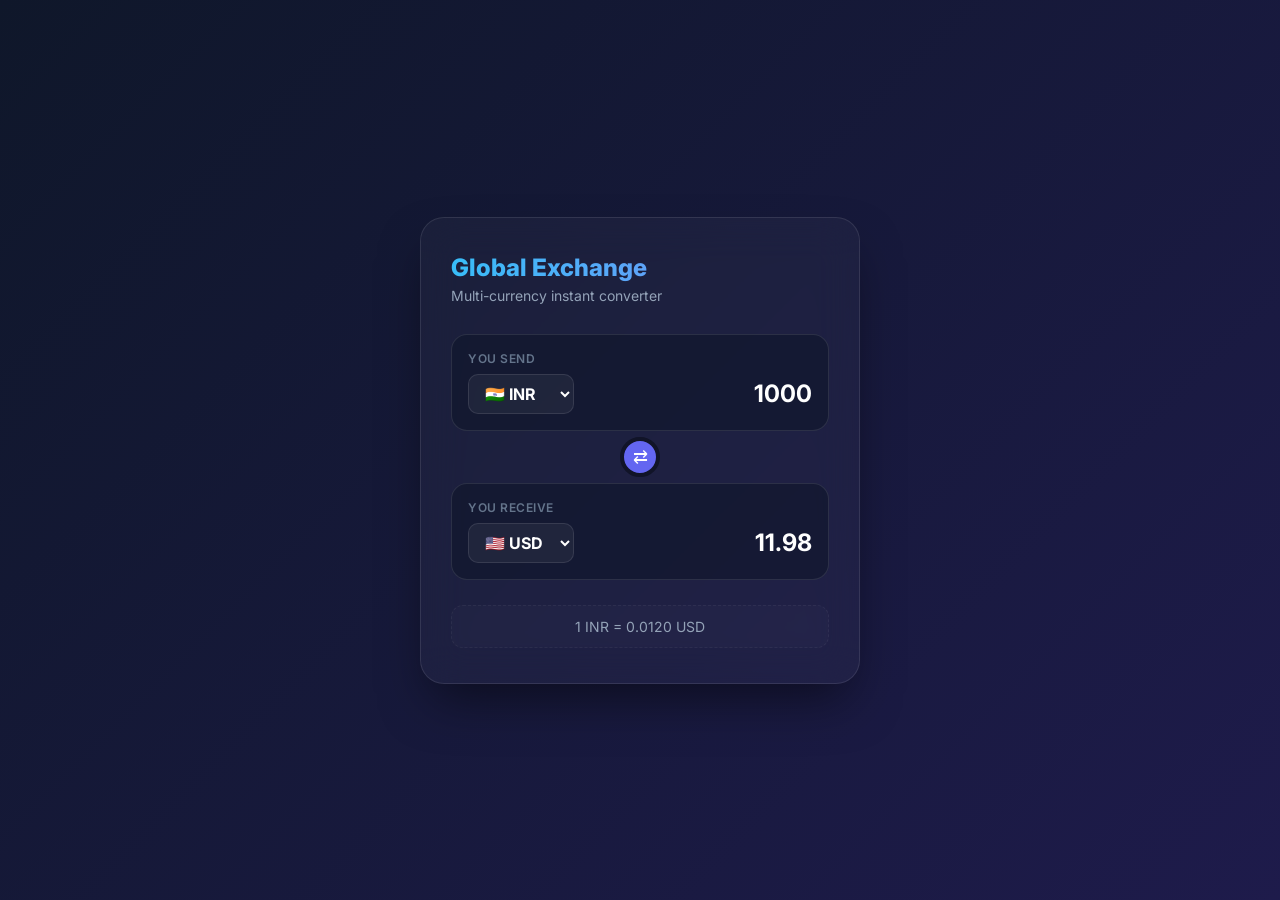
<file: mini project/Currency Convertor.html>
<!DOCTYPE html>
<html lang="en">
<head>
    <meta charset="UTF-8">
    <meta name="viewport" content="width=device-width, initial-scale=1.0">
    <title>Premium Multi-Currency Converter</title>
    <style>
        @import url('https://fonts.googleapis.com/css2?family=Inter:wght@400;600;700;800&display=swap');
        
        * { margin: 0; padding: 0; box-sizing: border-box; font-family: 'Inter', sans-serif; }
        
        body { 
            background: linear-gradient(135deg, #0f172a 0%, #1e1b4b 100%); 
            min-height: 100vh; 
            display: flex; 
            align-items: center; 
            justify-content: center; 
            padding: 20px; 
        }
        
        .converter-card { 
            background: rgba(255, 255, 255, 0.03);
            backdrop-filter: blur(20px);
            border: 1px solid rgba(255, 255, 255, 0.1);
            width: 100%; 
            max-width: 440px; 
            padding: 35px 30px; 
            border-radius: 24px; 
            box-shadow: 0 25px 50px -12px rgba(0, 0, 0, 0.5);
            color: white;
        }
        
        h2 { 
            font-size: 24px; 
            font-weight: 800; 
            margin-bottom: 5px; 
            background: linear-gradient(to right, #38bdf8, #818cf8); 
            -webkit-background-clip: text; 
            -webkit-text-fill-color: transparent; 
        }
        
        .subtitle { color: #94a3b8; font-size: 14px; margin-bottom: 30px; }
        
        .input-box { 
            background: rgba(15, 23, 42, 0.6); 
            border: 1px solid rgba(255, 255, 255, 0.1); 
            border-radius: 16px; 
            padding: 16px; 
            margin-bottom: 12px; 
            display: flex; 
            flex-direction: column; 
            gap: 8px;
            transition: 0.3s;
        }
        
        .input-box:focus-within { border-color: #6366f1; box-shadow: 0 0 15px rgba(99, 102, 241, 0.2); }
        
        .label { font-size: 12px; color: #64748b; text-transform: uppercase; letter-spacing: 0.5px; font-weight: 600; }
        
        .row { display: flex; align-items: center; justify-content: space-between; }
        
        select { 
            background: rgba(255, 255, 255, 0.05); 
            color: white; 
            border: 1px solid rgba(255, 255, 255, 0.1); 
            padding: 8px 12px; 
            border-radius: 10px; 
            font-size: 16px; 
            font-weight: 700; 
            outline: none; 
            cursor: pointer; 
        }
        
        select option { background: #0f172a; color: white; }
        
        input { 
            background: transparent; 
            border: none; 
            outline: none; 
            color: white; 
            font-size: 24px; 
            font-weight: 700; 
            text-align: right; 
            width: 60%; 
        }
        
        /* Disable arrows on number input */
        input::-webkit-outer-spin-button, input::-webkit-inner-spin-button { -webkit-appearance: none; margin: 0; }
        
        .swap-container { display: flex; justify-content: center; margin: -6px 0 6px 0; position: relative; z-index: 5; }
        
        .swap-btn { 
            background: #6366f1; 
            border: 4px solid #111428; 
            color: white; 
            width: 40px; 
            height: 40px; 
            border-radius: 50%; 
            display: flex; 
            align-items: center; 
            justify-content: center; 
            cursor: pointer; 
            font-size: 18px; 
            transition: 0.3s cubic-bezier(0.175, 0.885, 0.32, 1.275); 
        }
        
        .swap-btn:hover { transform: rotate(180deg) scale(1.1); background: #4f46e5; }
        
        .rate-info { 
            text-align: center; 
            margin-top: 25px; 
            font-size: 14px; 
            color: #94a3b8; 
            background: rgba(255, 255, 255, 0.02); 
            padding: 12px; 
            border-radius: 12px; 
            border: 1px dashed rgba(255,255,255,0.05); 
        }
    </style>
</head>
<body>

    <div class="converter-card">
        <h2>Global Exchange</h2>
        <p class="subtitle">Multi-currency instant converter</p>
        
        <!-- From Currency Box -->
        <div class="input-box">
            <span class="label">You Send</span>
            <div class="row">
                <select id="fromCurrency" onchange="convert()">
                    <option value="USD">🇺🇸 USD</option>
                    <option value="EUR">🇪🇺 EUR</option>
                    <option value="GBP">🇬🇧 GBP</option>
                    <option value="INR" selected>🇮🇳 INR</option>
                    <option value="JPY">🇯🇵 JPY</option>
                    <option value="AUD">🇦🇺 AUD</option>
                    <option value="CAD">🇨🇦 CAD</option>
                    <option value="AED">🇦🇪 AED</option>
                    <option value="CNY">🇨🇳 CNY</option>
                    <option value="SGD">🇸🇬 SGD</option>
                </select>
                <input type="number" id="amountInput" value="1000" oninput="convert()">
            </div>
        </div>
        
        <!-- Swap Button -->
        <div class="swap-container">
            <div class="swap-btn" onclick="swapCurrencies()">⇄</div>
        </div>
        
        <!-- To Currency Box -->
        <div class="input-box">
            <span class="label">You Receive</span>
            <div class="row">
                <select id="toCurrency" onchange="convert()">
                    <option value="USD" selected>🇺🇸 USD</option>
                    <option value="EUR">🇪🇺 EUR</option>
                    <option value="GBP">🇬🇧 GBP</option>
                    <option value="INR">🇮🇳 INR</option>
                    <option value="JPY">🇯🇵 JPY</option>
                    <option value="AUD">🇦🇺 AUD</option>
                    <option value="CAD">🇨🇦 CAD</option>
                    <option value="AED">🇦🇪 AED</option>
                    <option value="CNY">🇨🇳 CNY</option>
                    <option value="SGD">🇸🇬 SGD</option>
                </select>
                <input type="text" id="resultInput" readonly value="0.00">
            </div>
        </div>
        
        <!-- Exchange rate breakdown banner -->
        <div class="rate-info" id="rateBanner">Loading live calculations...</div>
    </div>

    <script>
        // Exchange conversion dictionary anchored to baseline reference (1 USD)
        const exchangeRates = {
            USD: 1.00,
            EUR: 0.92,
            GBP: 0.78,
            INR: 83.50,
            JPY: 160.85,
            AUD: 1.49,
            CAD: 1.36,
            AED: 3.67,
            CNY: 7.27,
            SGD: 1.35
        };

        function convert() {
            const amount = parseFloat(document.getElementById('amountInput').value);
            const from = document.getElementById('fromCurrency').value;
            const to = document.getElementById('toCurrency').value;
            
            const resultInput = document.getElementById('resultInput');
            const rateBanner = document.getElementById('rateBanner');
            
            if (isNaN(amount) || amount <= 0) {
                resultInput.value = "0.00";
                rateBanner.innerText = "Please enter a valid transfer sum";
                return;
            }
            
            // Standardize intermediate conversion value back to USD base rate, then map to final asset tier
            const amountInUSD = amount / exchangeRates[from];
            const convertedAmount = amountInUSD * exchangeRates[to];
            
            // Calculate specific 1-to-1 conversion rate for the description text box
            const structuralBase = (1 / exchangeRates[from]) * exchangeRates[to];
            
            // Render outputs cleanly
            resultInput.value = convertedAmount.toFixed(2);
            rateBanner.innerText = `1 ${from} = ${structuralBase.toFixed(4)} ${to}`;
        }

        function swapCurrencies() {
            const fromSelect = document.getElementById('fromCurrency');
            const toSelect = document.getElementById('toCurrency');
            
            const tempValue = fromSelect.value;
            fromSelect.value = toSelect.value;
            toSelect.value = tempValue;
            
            convert();
        }

        // Initialize execution metrics seamlessly when app renders onto screen context
        window.onload = convert;
    </script>

</body>
</html>
</file>
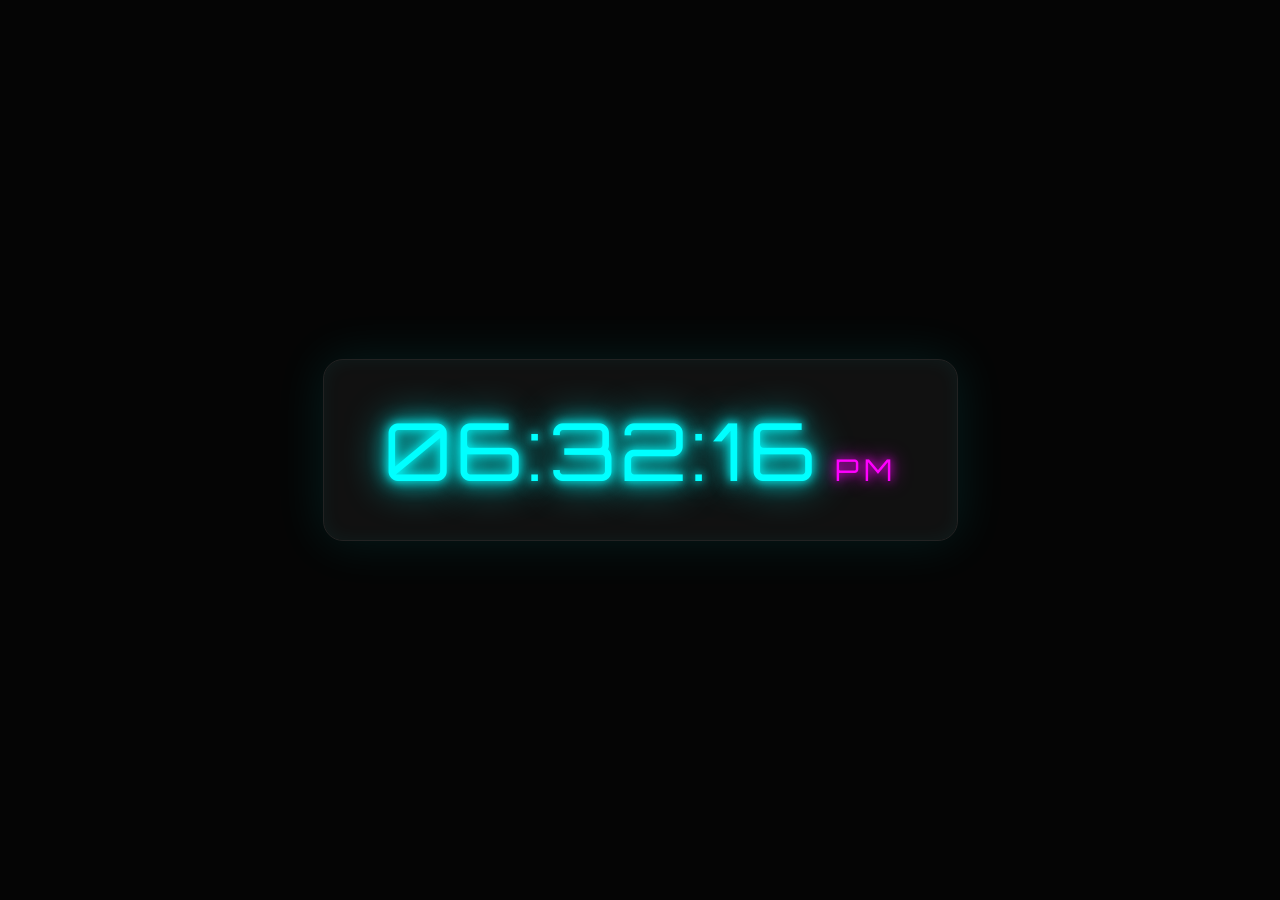
<file: mini project/Digital Clock.html>
<!DOCTYPE html>
<html lang="en">
<head>
    <meta charset="UTF-8">
    <meta name="viewport" content="width=device-width, initial-scale=1.0">
    <title>Neon Digital Clock</title>
    <style>
        @import url('https://fonts.googleapis.com/css2?family=Orbitron:wght@700&display=swap');
        * { margin: 0; padding: 0; box-sizing: border-box; }
        body { background: #050505; height: 100vh; display: flex; align-items: center; justify-content: center; overflow: hidden; }
        .clock-container { background: #111; padding: 40px 60px; border-radius: 20px; box-shadow: 0 0 50px rgba(0, 255, 255, 0.1), inset 0 0 20px rgba(0, 255, 255, 0.05); border: 1px solid #222; }
        .time { font-family: 'Orbitron', sans-serif; font-size: 80px; color: #0ff; text-shadow: 0 0 10px #0ff, 0 0 20px #0ff, 0 0 40px #0ff; letter-spacing: 5px; display: flex; align-items:baseline; }
        .ampm { font-size: 30px; margin-left: 15px; color: #f0f; text-shadow: 0 0 10px #f0f, 0 0 20px #f0f; }
    </style>
</head>
<body>
    <div class="clock-container">
        <div class="time"><span id="digits">00:00:00</span><span class="ampm" id="ampm">AM</span></div>
    </div>
    <script>
        function tick() {
            const now = new Date();
            let h = now.getHours(), m = now.getMinutes(), s = now.getSeconds();
            const ampm = h >= 12 ? 'PM' : 'AM';
            h = h % 12 || 12; // 12hr format
            
            const p = n => n < 10 ? '0' + n : n;
            document.getElementById('digits').innerText = `${p(h)}:${p(m)}:${p(s)}`;
            document.getElementById('ampm').innerText = ampm;
        }
        setInterval(tick, 1000); tick();
    </script>
</body>
</html>
</file>
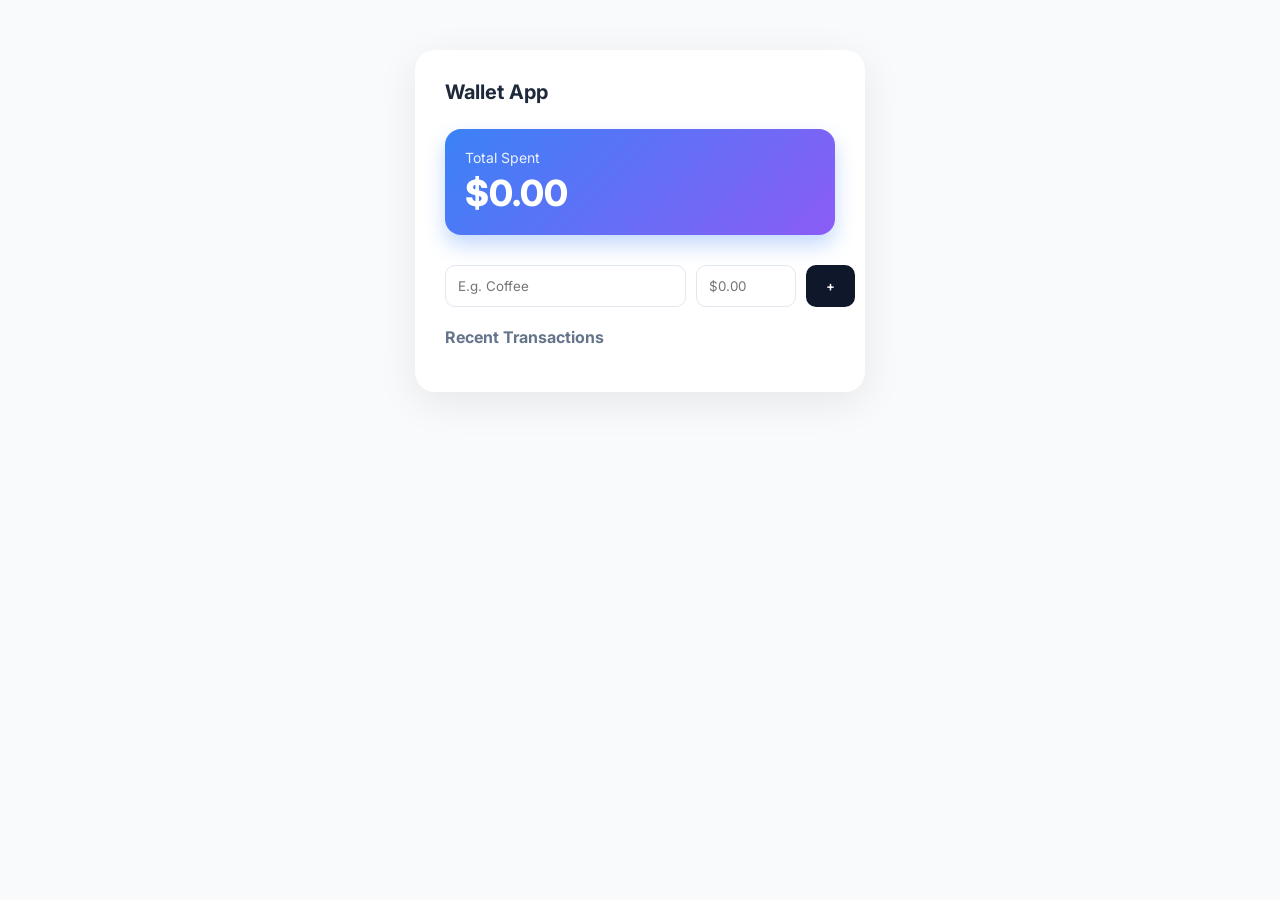
<file: mini project/Expense Tracker.html>
<!DOCTYPE html>
<html lang="en">
<head>
    <meta charset="UTF-8">
    <meta name="viewport" content="width=device-width, initial-scale=1.0">
    <title>Wallet | Expense Tracker</title>
    <style>
        @import url('https://fonts.googleapis.com/css2?family=Inter:wght@400;600;800&display=swap');
        * { margin: 0; padding: 0; box-sizing: border-box; font-family: 'Inter', sans-serif; }
        body { background: #f8fafc; display: flex; justify-content: center; padding: 50px 20px; }
        .container { width: 100%; max-width: 450px; background: white; padding: 30px; border-radius: 20px; box-shadow: 0 10px 40px rgba(0,0,0,0.08); }
        .header { display: flex; justify-content: space-between; align-items: center; margin-bottom: 25px; }
        .header h2 { font-size: 20px; color: #1e293b; }
        .total-box { background: linear-gradient(135deg, #3b82f6, #8b5cf6); padding: 20px; border-radius: 16px; color: white; margin-bottom: 30px; box-shadow: 0 10px 20px rgba(59, 130, 246, 0.3); }
        .total-box p { font-size: 14px; opacity: 0.9; margin-bottom: 5px; }
        .total-box h1 { font-size: 36px; font-weight: 800; }
        .controls { display: flex; gap: 10px; margin-bottom: 20px; }
        input { flex: 1; padding: 12px; border: 1px solid #e2e8f0; border-radius: 10px; outline: none; transition: 0.3s; }
        input:focus { border-color: #3b82f6; }
        button { background: #0f172a; color: white; border: none; padding: 0 20px; border-radius: 10px; font-weight: 600; cursor: pointer; transition: 0.3s; }
        button:hover { background: #334155; }
        .history h3 { font-size: 16px; color: #64748b; margin-bottom: 15px; }
        .list { display: flex; flex-direction: column; gap: 10px; }
        .item { display: flex; justify-content: space-between; padding: 15px; background: #f1f5f9; border-radius: 10px; font-weight: 600; color: #334155; }
        .item .amount { color: #ef4444; }
    </style>
</head>
<body>
    <div class="container">
        <div class="header"><h2>Wallet App</h2></div>
        <div class="total-box"><p>Total Spent</p><h1>$<span id="totalDisplay">0.00</span></h1></div>
        
        <div class="controls">
            <input type="text" id="desc" placeholder="E.g. Coffee">
            <input type="number" id="amt" placeholder="$0.00" style="max-width: 100px;">
            <button onclick="addExp()">+</button>
        </div>
        
        <div class="history">
            <h3>Recent Transactions</h3>
            <div class="list" id="expList"></div>
        </div>
    </div>
    <script>
        let total = 0;
        function addExp() {
            const desc = document.getElementById('desc'), amt = document.getElementById('amt');
            const val = parseFloat(amt.value);
            if (!desc.value || isNaN(val) || val <= 0) return;
            
            const div = document.createElement('div');
            div.className = 'item';
            div.innerHTML = `<span>${desc.value}</span> <span class="amount">-$${val.toFixed(2)}</span>`;
            
            document.getElementById('expList').prepend(div);
            total += val;
            document.getElementById('totalDisplay').innerText = total.toFixed(2);
            desc.value = ''; amt.value = '';
        }
    </script>
</body>
</html>
</file>
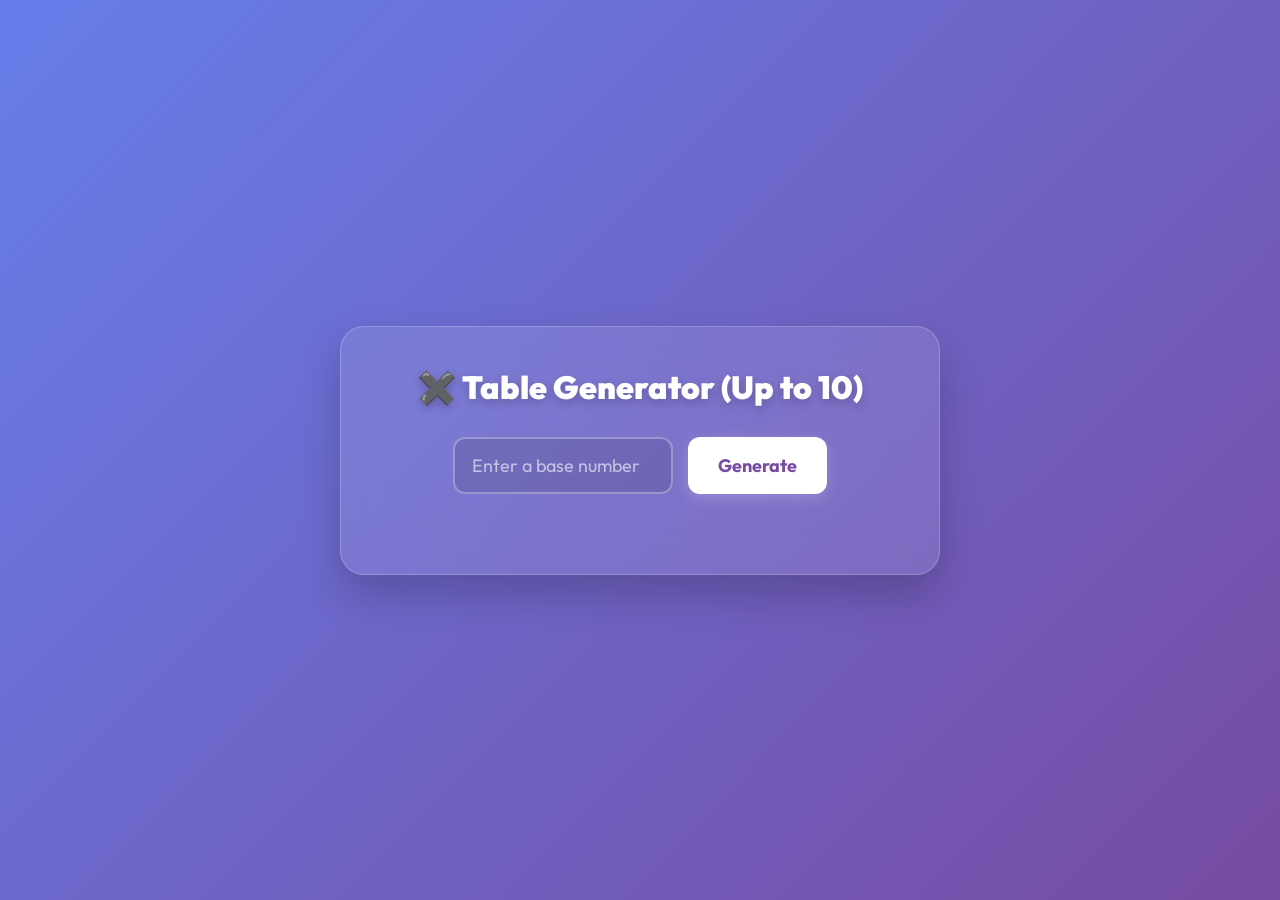
<file: mini project/Multiple Table Generator.html>
<!DOCTYPE html>
<html lang="en">
<head>
    <meta charset="UTF-8">
    <meta name="viewport" content="width=device-width, initial-scale=1.0">
    <title>Multiplication Table Generator</title>
    <style>
        @import url('https://fonts.googleapis.com/css2?family=Outfit:wght@400;700;900&display=swap');
        
        * { margin: 0; padding: 0; box-sizing: border-box; font-family: 'Outfit', sans-serif; }
        
        body { 
            background: linear-gradient(135deg, #667eea 0%, #764ba2 100%); 
            min-height: 100vh; 
            display: flex; 
            align-items: center; 
            justify-content: center; 
            padding: 20px; 
            color: #fff; 
        }
        
        .container { 
            background: rgba(255, 255, 255, 0.1); 
            backdrop-filter: blur(20px); 
            width: 100%; 
            max-width: 600px; 
            padding: 40px; 
            border-radius: 24px; 
            box-shadow: 0 20px 40px rgba(0,0,0,0.2); 
            border: 1px solid rgba(255,255,255,0.2); 
            text-align: center; 
        }
        
        h2 { 
            font-size: 32px; 
            margin-bottom: 30px; 
            font-weight: 900; 
            text-shadow: 0 4px 10px rgba(0,0,0,0.2); 
        }
        
        .controls { 
            display: flex; 
            gap: 15px; 
            margin-bottom: 40px; 
            justify-content: center; 
        }
        
        input { 
            width: 220px; 
            padding: 15px; 
            border: 2px solid rgba(255,255,255,0.3); 
            border-radius: 12px; 
            font-size: 18px; 
            outline: none; 
            background: rgba(0,0,0,0.1); 
            color: #fff; 
            text-align: center; 
            transition: 0.3s; 
        }
        
        input::placeholder { color: rgba(255,255,255,0.6); }
        input:focus { border-color: #fff; background: rgba(0,0,0,0.2); }
        
        button { 
            background: #fff; 
            color: #764ba2; 
            border: none; 
            padding: 0 30px; 
            border-radius: 12px; 
            font-size: 18px; 
            font-weight: 700; 
            cursor: pointer; 
            transition: 0.3s; 
            box-shadow: 0 4px 15px rgba(255,255,255,0.2); 
        }
        
        button:hover { 
            transform: translateY(-3px); 
            box-shadow: 0 8px 25px rgba(255,255,255,0.4); 
        }
        
        /* Grid Layout for the exactly 10 items */
        .grid { 
            display: grid; 
            grid-template-columns: repeat(5, 1fr); 
            gap: 15px; 
        }
        
        .cell { 
            background: rgba(255,255,255,0.15); 
            border: 1px solid rgba(255,255,255,0.2); 
            padding: 20px 10px; 
            border-radius: 16px; 
            font-size: 16px; 
            font-weight: 700; 
            box-shadow: 0 4px 10px rgba(0,0,0,0.1); 
            opacity: 0; 
            transform: translateY(20px); 
            animation: slideUp 0.4s ease forwards; 
            transition: transform 0.2s, background 0.2s; 
        }
        
        .cell:hover { 
            background: rgba(255,255,255,0.3); 
            transform: translateY(-5px) scale(1.05) !important; 
        }
        
        .cell span { 
            display: block; 
            font-size: 26px; 
            color: #fff; 
            margin-top: 5px; 
            text-shadow: 0 2px 4px rgba(0,0,0,0.2); 
        }

        /* Mobile responsiveness */
        @media (max-width: 550px) {
            .grid { grid-template-columns: repeat(2, 1fr); }
            .controls { flex-direction: column; }
            input, button { width: 100%; padding: 15px; }
        }
        
        @keyframes slideUp { to { opacity: 1; transform: translateY(0); } }
    </style>
</head>
<body>

    <div class="container">
        <h2>✖️ Table Generator (Up to 10)</h2>
        <div class="controls">
            <input type="number" id="baseNumber" placeholder="Enter a base number">
            <button onclick="generateTable()">Generate</button>
        </div>
        <div class="grid" id="gridContainer"></div>
    </div>

    <script>
        function generateTable() {
            const base = parseInt(document.getElementById('baseNumber').value);
            const grid = document.getElementById('gridContainer');
            
            // Clear previous results
            grid.innerHTML = '';
            
            // Validate input
            if(isNaN(base)) {
                alert("Please enter a valid number!");
                return;
            }
            
            // Strictly loop exactly 10 times
            for(let i = 1; i <= 10; i++) {
                const cell = document.createElement('div');
                cell.className = 'cell';
                
                // Stagger the animation delay so they pop in one after another
                cell.style.animationDelay = `${i * 0.05}s`;
                
                // Set the math content
                cell.innerHTML = `${base} × ${i} <span>${base * i}</span>`;
                
                grid.appendChild(cell);
            }
        }
    </script>

</body>
</html>
</file>
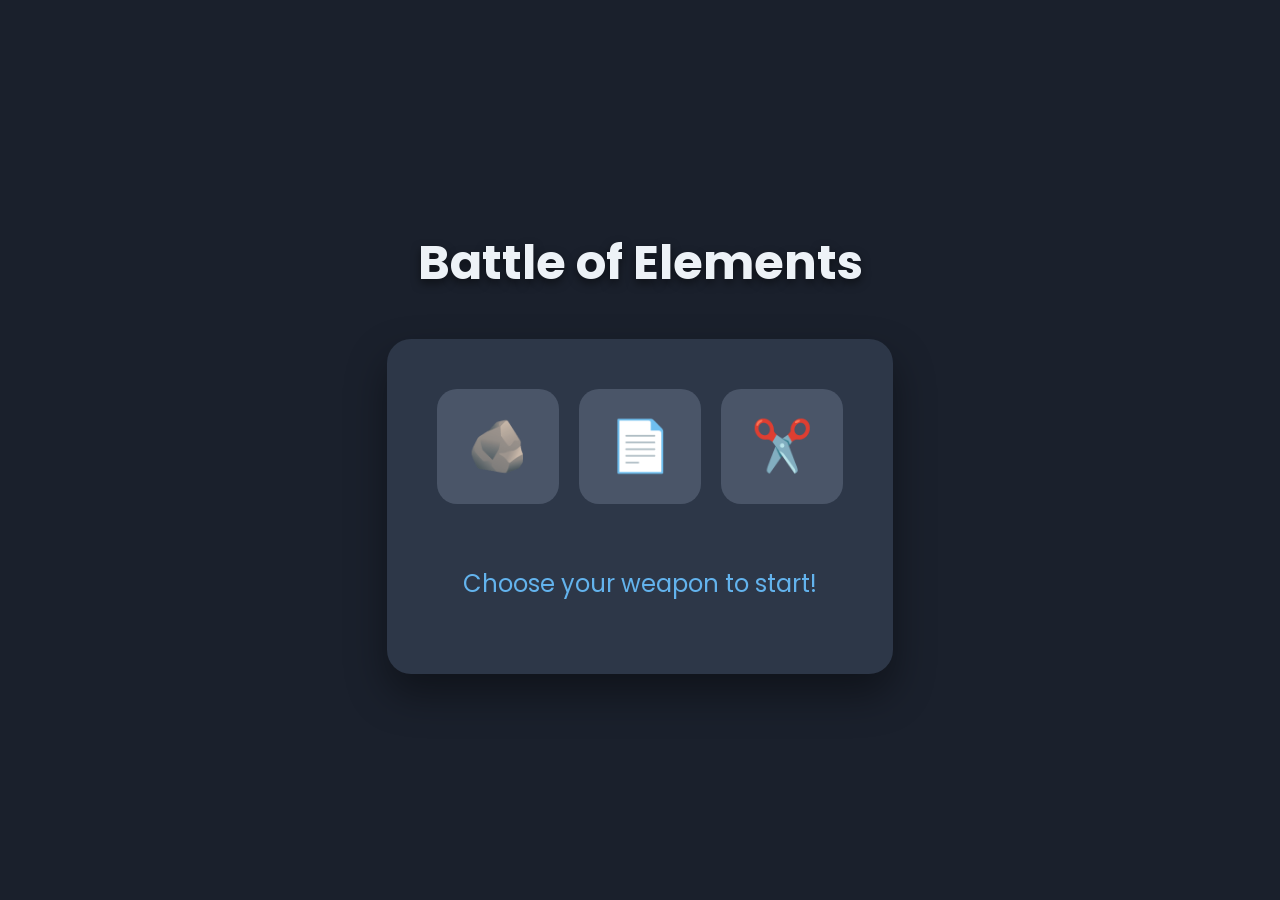
<file: mini project/Paper_Scissors.html>
<!DOCTYPE html>
<html lang="en">
<head>
    <meta charset="UTF-8">
    <meta name="viewport" content="width=device-width, initial-scale=1.0">
    <title>Stone Paper Scissors</title>
    <style>
        @import url('https://fonts.googleapis.com/css2?family=Poppins:wght@600;800&display=swap');
        * { margin: 0; padding: 0; box-sizing: border-box; font-family: 'Poppins', sans-serif; }
        body { min-height: 100vh; background: #1a202c; color: white; display: flex; flex-direction: column; align-items: center; justify-content: center; }
        h1 { font-size: 3rem; margin-bottom: 40px; color: #edf2f7; text-shadow: 0 4px 10px rgba(0,0,0,0.5); }
        .game-board { background: #2d3748; padding: 50px; border-radius: 24px; box-shadow: 0 20px 40px rgba(0,0,0,0.4); text-align: center; }
        .controls { display: flex; gap: 20px; justify-content: center; margin-bottom: 40px; }
        .btn { font-size: 50px; background: #4a5568; border: none; border-radius: 20px; padding: 20px 30px; cursor: pointer; transition: 0.2s cubic-bezier(0.175, 0.885, 0.32, 1.275); }
        .btn:hover { background: #718096; transform: scale(1.15) translateY(-10px); }
        .btn:active { transform: scale(0.95); }
        #result { font-size: 1.5rem; height: 80px; display: flex; flex-direction: column; align-items: center; justify-content: center; color: #63b3ed; }
        .winner { color: #68d391 !important; font-size: 2rem !important; }
        .loser { color: #fc8181 !important; font-size: 2rem !important; }
    </style>
</head>
<body>
    <h1>Battle of Elements</h1>
    <div class="game-board">
        <div class="controls">
            <button class="btn" onclick="play('Stone')" title="Stone">🪨</button>
            <button class="btn" onclick="play('Paper')" title="Paper">📄</button>
            <button class="btn" onclick="play('Scissors')" title="Scissors">✂️</button>
        </div>
        <div id="result">Choose your weapon to start!</div>
    </div>
    <script>
        function play(user) {
            const choices = ['Stone', 'Paper', 'Scissors'];
            const comp = choices[Math.floor(Math.random() * 3)];
            const resEl = document.getElementById('result');
            
            if (user === comp) {
                resEl.innerHTML = `You: ${user} vs Comp: ${comp}<br><span style="color: #fbd38d;">It's a Draw! 🤝</span>`;
                resEl.className = '';
            } else if ((user === 'Stone' && comp === 'Scissors') || (user === 'Paper' && comp === 'Stone') || (user === 'Scissors' && comp === 'Paper')) {
                resEl.innerHTML = `You: ${user} vs Comp: ${comp}<br><span>Victory! 🎉</span>`;
                resEl.className = 'winner';
            } else {
                resEl.innerHTML = `You: ${user} vs Comp: ${comp}<br><span>Defeat! 💀</span>`;
                resEl.className = 'loser';
            }
        }
    </script>
</body>
</html>
</file>
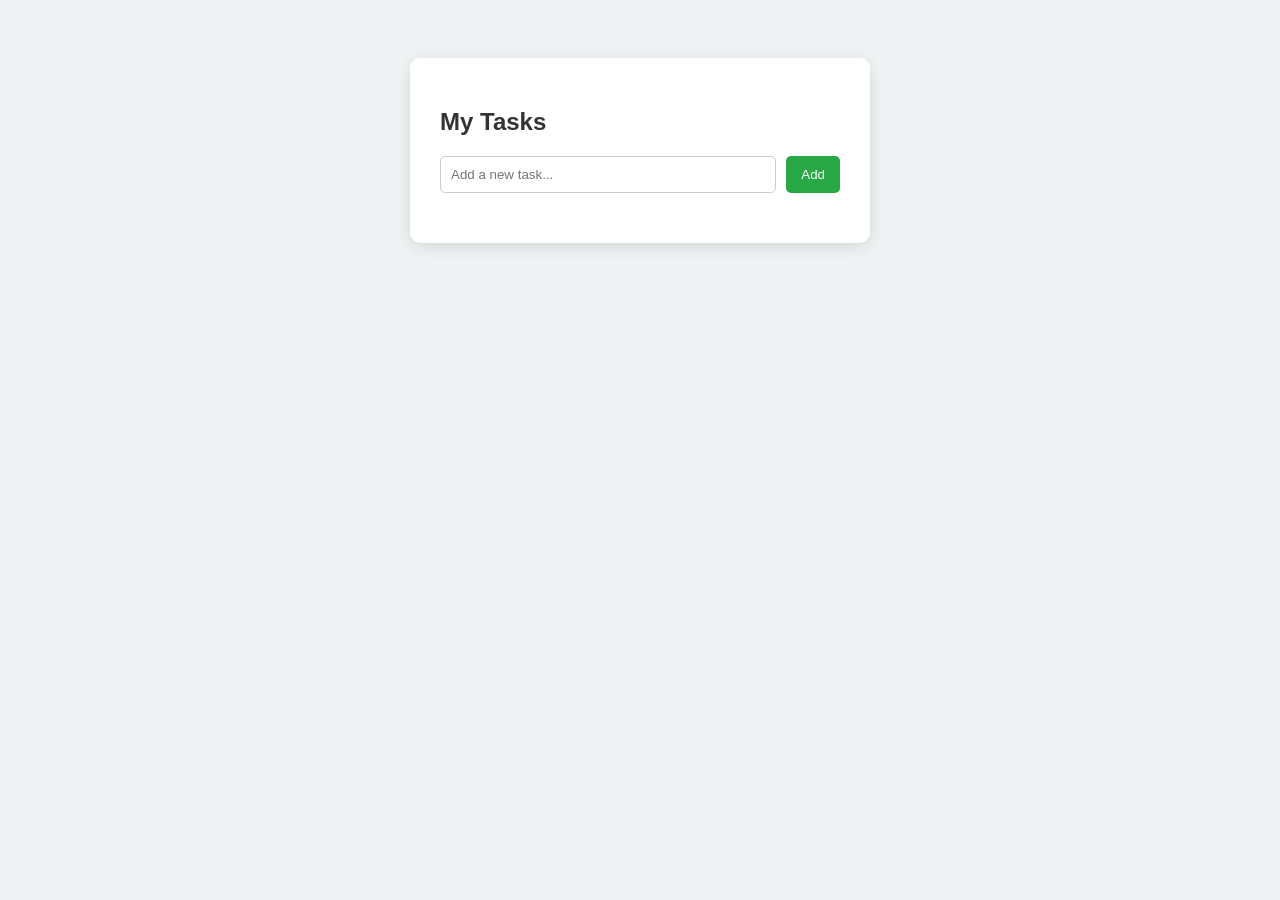
<file: mini project/to-list.html>
<!DOCTYPE html>
<html lang="en">
<head>
    <meta charset="UTF-8">
    <meta name="viewport" content="width=device-width, initial-scale=1.0">
    <title>To-Do List</title>
    <style>
        body { font-family: Arial, sans-serif; background: #eef2f3; display: flex; justify-content: center; padding-top: 50px; }
        .todo-box { background: white; padding: 30px; border-radius: 10px; box-shadow: 0 4px 15px rgba(0,0,0,0.1); width: 100%; max-width: 400px; }
        h2 { margin-bottom: 20px; color: #333; }
        .input-row { display: flex; gap: 10px; margin-bottom: 20px; }
        input { flex: 1; padding: 10px; border: 1px solid #ccc; border-radius: 5px; }
        button { background: #28a745; color: white; border: none; padding: 10px 15px; border-radius: 5px; cursor: pointer; }
        ul { list-style: none; padding: 0; }
        li { background: #f9f9f9; padding: 10px; border: 1px solid #ddd; margin-bottom: 8px; border-radius: 5px; display: flex; justify-content: space-between; align-items: center; }
        .del-btn { background: #dc3545; padding: 5px 10px; font-size: 12px; }
    </style>
</head>
<body>
    <div class="todo-box">
        <h2>My Tasks</h2>
        <div class="input-row">
            <input type="text" id="taskInput" placeholder="Add a new task...">
            <button onclick="addTask()">Add</button>
        </div>
        <ul id="taskList"></ul>
    </div>
    <script>
        function addTask() {
            const input = document.getElementById('taskInput');
            if (!input.value.trim()) return;
            const li = document.createElement('li');
            li.innerHTML = `${input.value} <button class="del-btn" onclick="this.parentElement.remove()">Delete</button>`;
            document.getElementById('taskList').appendChild(li);
            input.value = '';
        }
    </script>
</body>
</html>
</file>
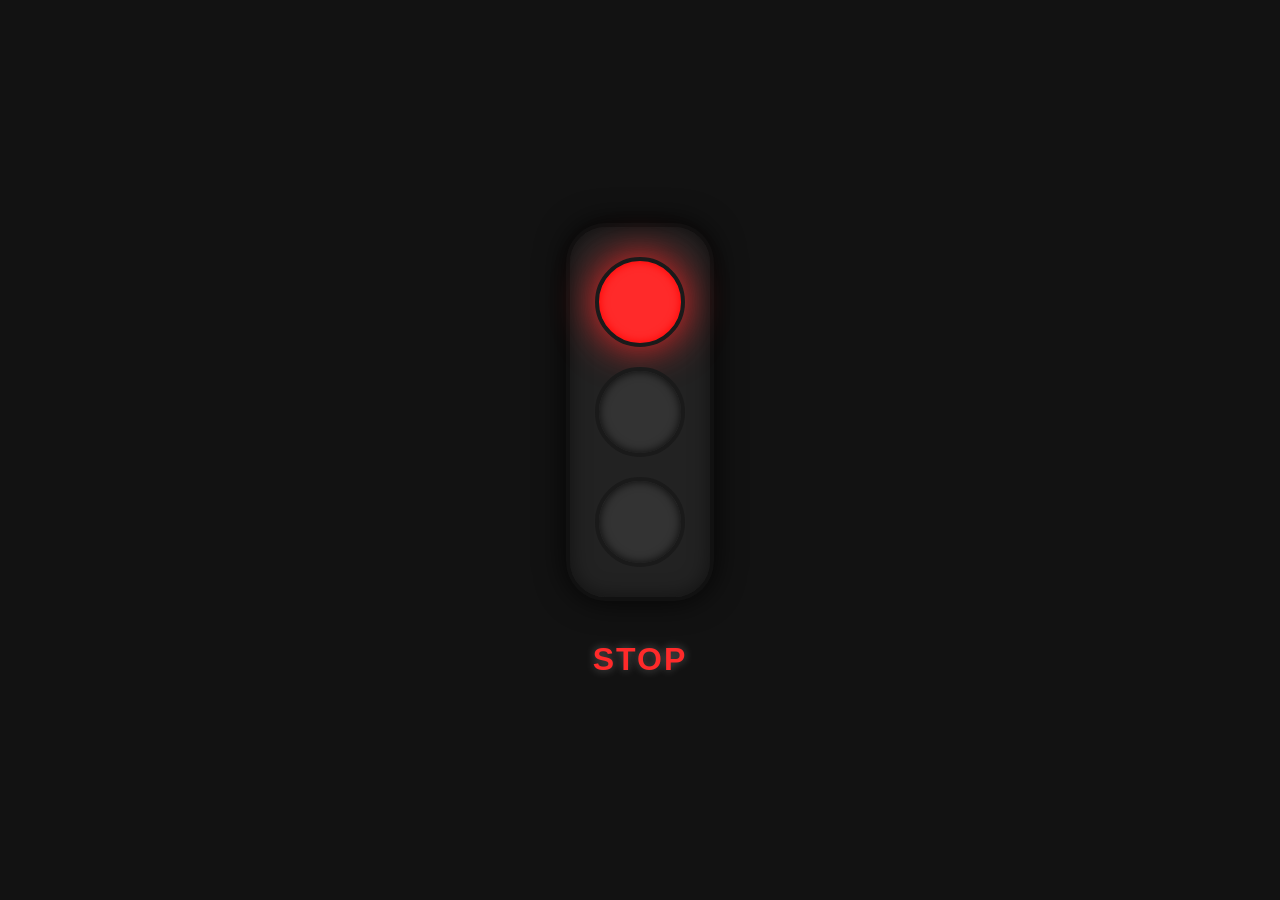
<file: mini project/Traffic Signal.html>
<!DOCTYPE html>
<html lang="en">
<head>
    <meta charset="UTF-8">
    <meta name="viewport" content="width=device-width, initial-scale=1.0">
    <title>Traffic Signal Simulator</title>
    <style>
        * { margin: 0; padding: 0; box-sizing: border-box; font-family: sans-serif; }
        body { display: flex; flex-direction: column; align-items: center; justify-content: center; height: 100vh; background: #121212; color: #fff; }
        .traffic-housing { background: #222; border: 4px solid #111; padding: 30px 25px; border-radius: 40px; box-shadow: 0 0 30px rgba(0,0,0,0.8), inset 0 0 20px rgba(0,0,0,0.5); display: flex; flex-direction: column; gap: 20px; }
        .lens { width: 90px; height: 90px; border-radius: 50%; background: #333; border: 4px solid #1a1a1a; position: relative; transition: all 0.3s ease; box-shadow: inset 0 0 10px rgba(0,0,0,0.8); }
        /* Glow Classes */
        .red-active { background: #ff2a2a; box-shadow: 0 0 40px #ff2a2a, inset 0 0 10px #ff0000; }
        .yellow-active { background: #ffcc00; box-shadow: 0 0 40px #ffcc00, inset 0 0 10px #e6b800; }
        .green-active { background: #00ff00; box-shadow: 0 0 40px #00ff00, inset 0 0 10px #00cc00; }
        .status { margin-top: 40px; font-size: 32px; font-weight: 800; letter-spacing: 2px; text-transform: uppercase; text-shadow: 0 0 10px rgba(255,255,255,0.3); }
    </style>
</head>
<body>
    <div class="traffic-housing">
        <div class="lens" id="red"></div>
        <div class="lens" id="yellow"></div>
        <div class="lens" id="green"></div>
    </div>
    <div class="status" id="statusText">System Boot...</div>

    <script>
        const r = document.getElementById('red'), y = document.getElementById('yellow'), g = document.getElementById('green'), txt = document.getElementById('statusText');
        function reset() { r.className = 'lens'; y.className = 'lens'; g.className = 'lens'; }
        
        function runSignal() {
            setTimeout(() => { reset(); r.classList.add('red-active'); txt.innerText = "STOP"; txt.style.color = "#ff2a2a"; }, 0);
            setTimeout(() => { reset(); g.classList.add('green-active'); txt.innerText = "GO"; txt.style.color = "#00ff00"; }, 4000);
            setTimeout(() => { reset(); y.classList.add('yellow-active'); txt.innerText = "SLOW"; txt.style.color = "#ffcc00"; }, 8000);
        }
        runSignal(); setInterval(runSignal, 11000);
    </script>
</body>
</html>
</file>
<file: port.css>
/* --- CSS Themes Token Roots --- */
:root {
    --accent-color: #ff5500; 
    --accent-gradient: linear-gradient(45deg, #ff3300, #ff8800);
}

* {
    margin: 0;
    padding: 0;
    box-sizing: border-box;
    font-family: 'Poppins', sans-serif;
    scroll-behavior: smooth;
}

body {
    background-color: #080808; 
    color: #ffffff;
    line-height: 1.6;
}

.theme-accent {
    color: var(--accent-color) !important;
}

.theme-accent-text {
    color: var(--accent-color);
}

.container {
    max-width: 1100px;
    margin: 0 auto;
    padding: 0 24px;
}

/* --- Floating Theme Selector UI Widget --- */
.theme-configurator {
    position: fixed;
    top: 100px;
    right: 20px;
    z-index: 2000;
    display: flex;
    flex-direction: column;
    align-items: flex-end;
    gap: 10px;
}

#theme-config-btn {
    background: var(--accent-gradient);
    border: none;
    color: white;
    width: 45px;
    height: 45px;
    border-radius: 50%;
    cursor: pointer;
    font-size: 1.2rem;
    box-shadow: 0 4px 10px rgba(0,0,0,0.3);
    transition: transform 0.2s;
}

#theme-config-btn:hover {
    transform: scale(1.1) rotate(15deg);
}

.theme-menu {
    background-color: #121212;
    border: 1px solid #222222;
    padding: 15px;
    border-radius: 10px;
    display: none;
    flex-direction: column;
    gap: 10px;
    box-shadow: 0 10px 25px rgba(0,0,0,0.5);
}

.theme-menu.open {
    display: flex;
}

.theme-menu h4 {
    font-size: 0.85rem;
    color: #888888;
    text-transform: uppercase;
    letter-spacing: 1px;
}

.color-options {
    display: flex;
    align-items: center;
    gap: 8px;
}

.color-dot {
    width: 24px;
    height: 24px;
    border-radius: 50%;
    cursor: pointer;
    border: 2px solid transparent;
    transition: transform 0.2s;
}

.color-dot:hover {
    transform: scale(1.1);
}

.color-dot.active {
    border-color: #ffffff;
}

/* Custom Interactive Input Wheel Styling Container */
.custom-color-picker-wrapper {
    width: 24px;
    height: 24px;
    border-radius: 50%;
    background: conic-gradient(red, yellow, green, cyan, blue, magenta, red);
    display: flex;
    align-items: center;
    justify-content: center;
    cursor: pointer;
    position: relative;
    border: 2px solid transparent;
    transition: transform 0.2s;
}

.custom-color-picker-wrapper.active {
    border-color: #ffffff;
}

.custom-color-picker-wrapper:hover {
    transform: scale(1.1);
}

.custom-color-picker-wrapper i {
    font-size: 0.65rem;
    color: #ffffff;
    text-shadow: 0 1px 2px rgba(0,0,0,0.6);
    pointer-events: none;
}

#universal-color-picker {
    position: absolute;
    opacity: 0;
    width: 100%;
    height: 100%;
    left: 0;
    top: 0;
    cursor: pointer;
}

/* --- Navigation Navbar --- */
.navbar {
    position: fixed;
    top: 0;
    width: 100%;
    background-color: rgba(8, 8, 8, 0.95);
    border-bottom: 1px solid #1a1a1a;
    z-index: 1000;
    padding: 20px 0;
}

.nav-container {
    max-width: 1200px;
    margin: 0 auto;
    display: flex;
    justify-content: space-between;
    align-items: center;
    padding: 0 24px;
}

.logo {
    font-size: 1.6rem;
    font-weight: 700;
    letter-spacing: 0.5px;
}

.nav-links {
    display: flex;
    list-style: none;
    gap: 32px;
}

.nav-links a {
    color: #ffffff;
    text-decoration: none;
    font-size: 0.95rem;
    font-weight: 500;
    transition: color 0.3s ease;
}

.nav-links a:hover {
    color: var(--accent-color);
}

.btn-download {
    background: var(--accent-gradient);
    color: white;
    text-decoration: none;
    padding: 10px 24px;
    border-radius: 50px;
    font-weight: 600;
    font-size: 0.9rem;
    transition: transform 0.3s, box-shadow 0.3s;
}

.btn-download:hover {
    transform: translateY(-2px);
    box-shadow: 0 6px 20px rgba(255, 68, 0, 0.4);
}

/* --- Sections Basic Setup --- */
.section {
    padding: 100px 0;
}

.bg-alt {
    background-color: #0f0f0f;
}

.section-title {
    text-align: center;
    font-size: 2.5rem;
    font-weight: 700;
    margin-bottom: 50px;
    text-transform: capitalize;
}

/* --- Hero Showcase --- */
.hero-section {
    min-height: 100vh;
    display: flex;
    align-items: center;
    padding-top: 100px;
    background: radial-gradient(circle at 80% 20%, #150a05 0%, #080808 60%);
}

.hero-content {
    max-width: 800px;
}

.subtitle {
    font-size: 1rem;
    font-weight: 600;
    letter-spacing: 2px;
    text-transform: uppercase;
}

.hero-section h1 {
    font-size: 4rem;
    font-weight: 800;
    margin: 10px 0;
    line-height: 1.1;
}

.tagline {
    font-size: 1.8rem;
    font-weight: 600;
    margin-bottom: 20px;
}

#typing-text {
    color: var(--accent-color);
    border-right: 3px solid var(--accent-color);
    padding-right: 5px;
    animation: blink 0.7s step-end infinite;
}

.hero-desc {
    font-size: 1.1rem;
    color: #b0b0b0;
    margin-bottom: 40px;
    max-width: 600px;
}

.hero-buttons {
    display: flex;
    gap: 20px;
}

.btn-primary {
    background: var(--accent-gradient);
    color: white;
    text-decoration: none;
    padding: 14px 32px;
    border-radius: 8px;
    font-weight: 600;
    transition: 0.3s;
}

.btn-secondary {
    border: 2px solid var(--accent-color);
    color: white;
    text-decoration: none;
    padding: 12px 30px;
    border-radius: 8px;
    font-weight: 600;
    transition: 0.3s;
}

.btn-primary:hover, .btn-secondary:hover {
    transform: translateY(-3px);
    box-shadow: 0 10px 20px rgba(255, 85, 0, 0.2);
}

/* --- About Card --- */
.about-card p {
    font-size: 1.1rem;
    color: #cccccc;
    text-align: center;
    max-width: 850px;
    margin: 0 auto 50px auto;
}

.timeline-container {
    display: grid;
    grid-template-columns: repeat(auto-fit, minmax(300px, 1fr));
    gap: 24px;
}

.timeline-box {
    background-color: #121212;
    padding: 30px;
    border-radius: 12px;
    border: 1px solid #222222;
    position: relative;
}

.year {
    font-weight: 700;
    font-size: 0.9rem;
}

.timeline-box h3 {
    margin: 8px 0;
    font-size: 1.2rem;
}

.timeline-box h4 {
    color: #888888;
    font-weight: 500;
    font-size: 0.95rem;
    margin-bottom: 12px;
}

.timeline-box p {
    font-size: 0.9rem;
    color: #a0a0a0;
    text-align: left;
    margin: 0;
}

/* --- Skills Layout --- */
.skills-grid {
    display: grid;
    grid-template-columns: 1fr 1fr;
    gap: 40px;
}

.skills-category h3 {
    font-size: 1.3rem;
    margin-bottom: 24px;
    border-left: 4px solid var(--accent-color);
    padding-left: 12px;
}

.tag-group {
    display: flex;
    flex-wrap: wrap;
    gap: 12px;
}

.skill-tag {
    background-color: #161616;
    border: 1px solid #333333;
    padding: 10px 20px;
    border-radius: 8px;
    font-size: 0.95rem;
    display: inline-flex;
    align-items: center;
    gap: 10px;
    font-weight: 500;
}

/* --- Projects Grid --- */
.projects-grid {
    display: grid;
    grid-template-columns: repeat(auto-fill, minmax(300px, 1fr));
    gap: 24px;
}

.project-card {
    background-color: #121212;
    padding: 30px;
    border-radius: 12px;
    border: 1px solid #222222;
    display: flex;
    flex-direction: column;
    justify-content: space-between;
    transition: transform 0.3s, border-color 0.3s;
}

.project-card:hover {
    transform: translateY(-5px);
    border-color: var(--accent-color);
}

.project-card h3 {
    font-size: 1.3rem;
    margin-bottom: 12px;
}

.project-card p {
    color: #a0a0a0;
    font-size: 0.9rem;
    margin-bottom: 20px;
}

.project-card a {
    color: var(--accent-color);
    text-decoration: none;
    font-weight: 600;
    font-size: 0.9rem;
    display: inline-flex;
    align-items: center;
    gap: 8px;
}

/* --- Contact Layout --- */
.contact-form {
    max-width: 1000px;
    margin: 0 auto;
}

.form-row {
    display: flex;
    gap: 24px;
    margin-bottom: 30px;
}

.form-col {
    flex: 1;
    display: flex;
    flex-direction: column;
}

.text-inputs-col {
    gap: 16px;
}

.message-textarea-col {
    position: relative;
}

.contact-form input, 
.contact-form textarea {
    background-color: #0f0f0f;
    border: 2px solid var(--accent-color);
    border-radius: 16px;
    padding: 18px 24px;
    color: #ffffff;
    font-size: 1rem;
    outline: none;
    width: 100%;
    transition: border-color 0.3s, box-shadow 0.3s;
}

.contact-form textarea {
    height: 100%;
    min-height: 290px;
    resize: none;
}

.contact-form input:focus, 
.contact-form textarea:focus {
    box-shadow: 0 0 14px rgba(255, 85, 0, 0.25);
}

.contact-form input::placeholder,
.contact-form textarea::placeholder {
    color: #555555;
    font-weight: 400;
}

.form-submit-row {
    display: flex;
    justify-content: center;
}

.btn-submit {
    background: var(--accent-gradient);
    border: none;
    color: white;
    padding: 16px 56px;
    font-size: 1.05rem;
    font-weight: 700;
    border-radius: 50px;
    cursor: pointer;
    box-shadow: 0 4px 20px rgba(255, 68, 0, 0.45);
    transition: transform 0.2s, box-shadow 0.2s;
}

.btn-submit:hover {
    transform: translateY(-2px);
    box-shadow: 0 6px 25px rgba(255, 68, 0, 0.6);
}

/* --- Footer Elements --- */
footer {
    padding: 40px 0;
    border-top: 1px solid #1a1a1a;
    background-color: #080808;
    color: #666666;
    font-size: 0.9rem;
}

.footer-content {
    display: flex;
    justify-content: space-between;
    align-items: center;
    flex-wrap: wrap;
    gap: 20px;
}

.contact-meta {
    display: flex;
    gap: 24px;
}

/* --- Layout Responsiveness Keyframes --- */
@keyframes blink { from, to { border-color: transparent } 50% { border-color: var(--accent-color); } }

@media (max-width: 768px) {
    .nav-links { display: none; }
    .skills-grid { grid-template-columns: 1fr; }
    .hero-section h1 { font-size: 2.8rem; }
    .form-row { flex-direction: column; gap: 16px; }
    .contact-form textarea { min-height: 200px; }
    .theme-configurator { top: auto; bottom: 20px; right: 20px; }
}
</file>
